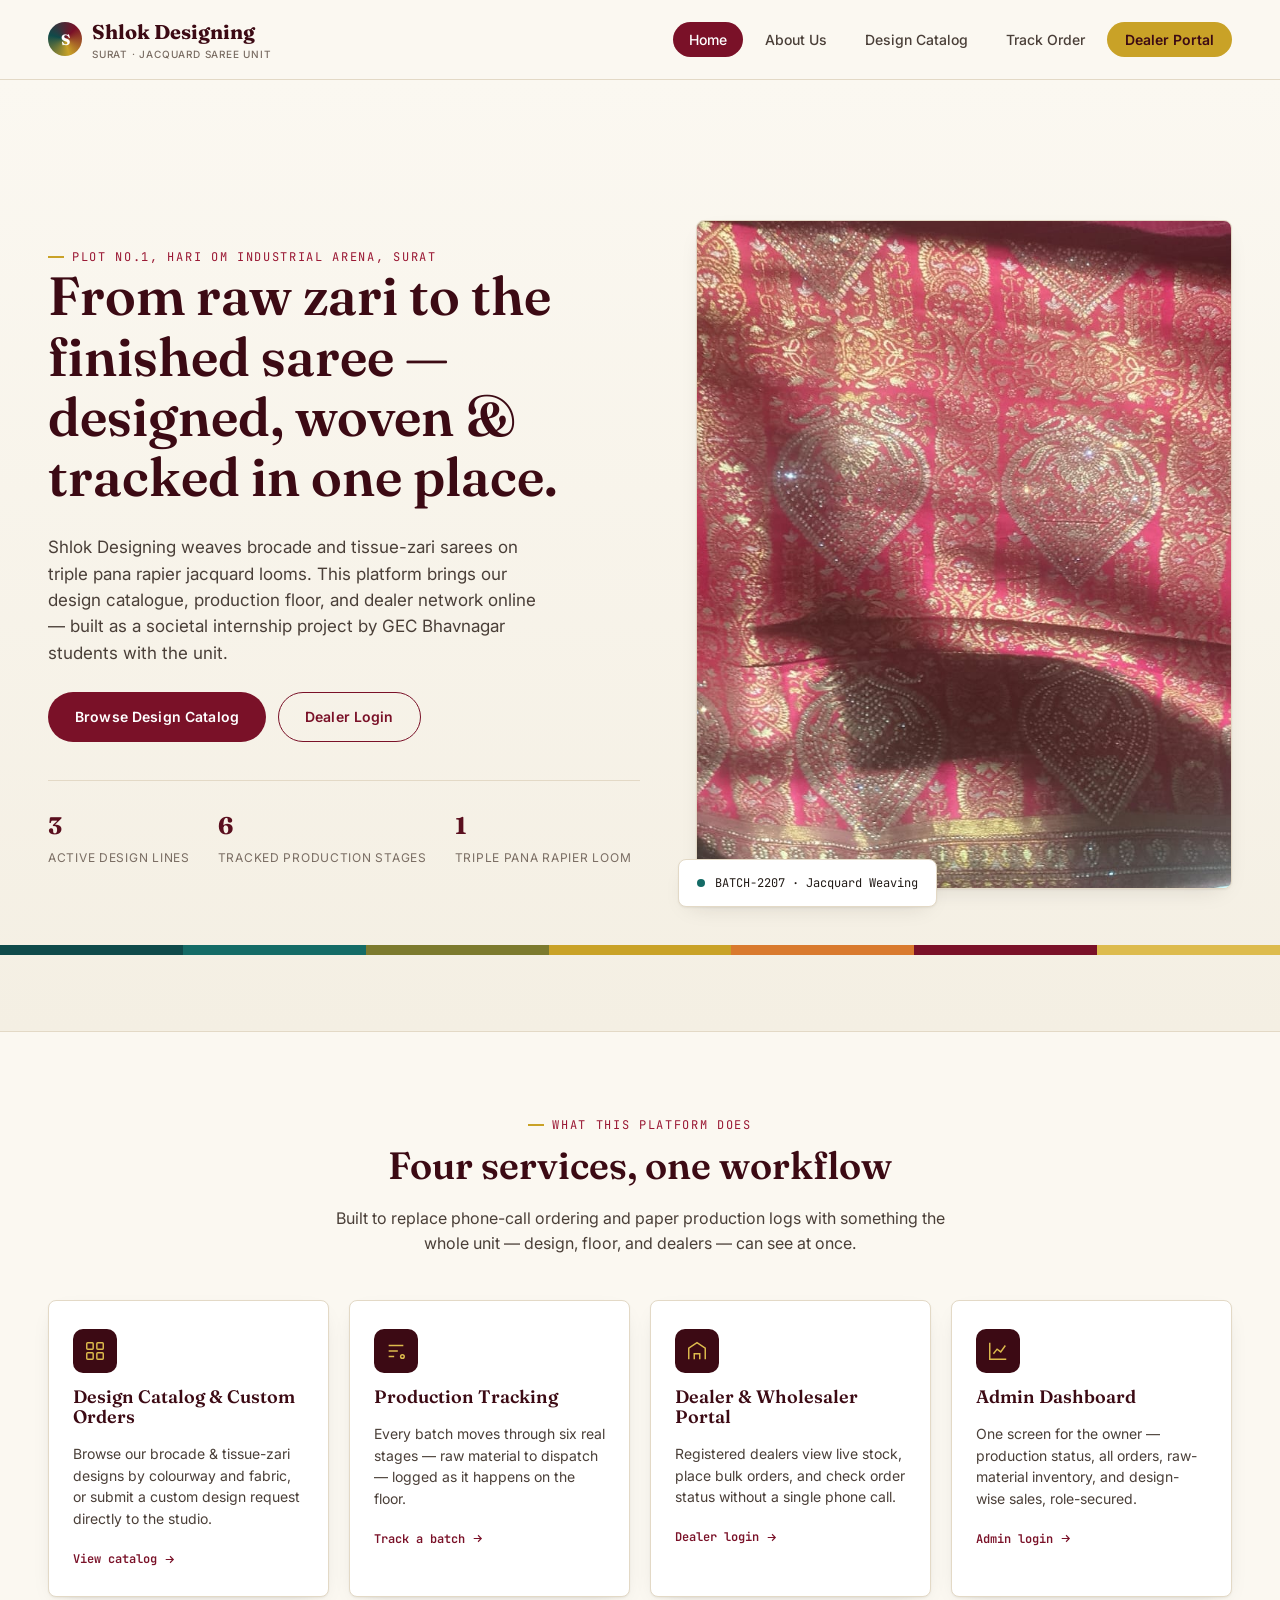
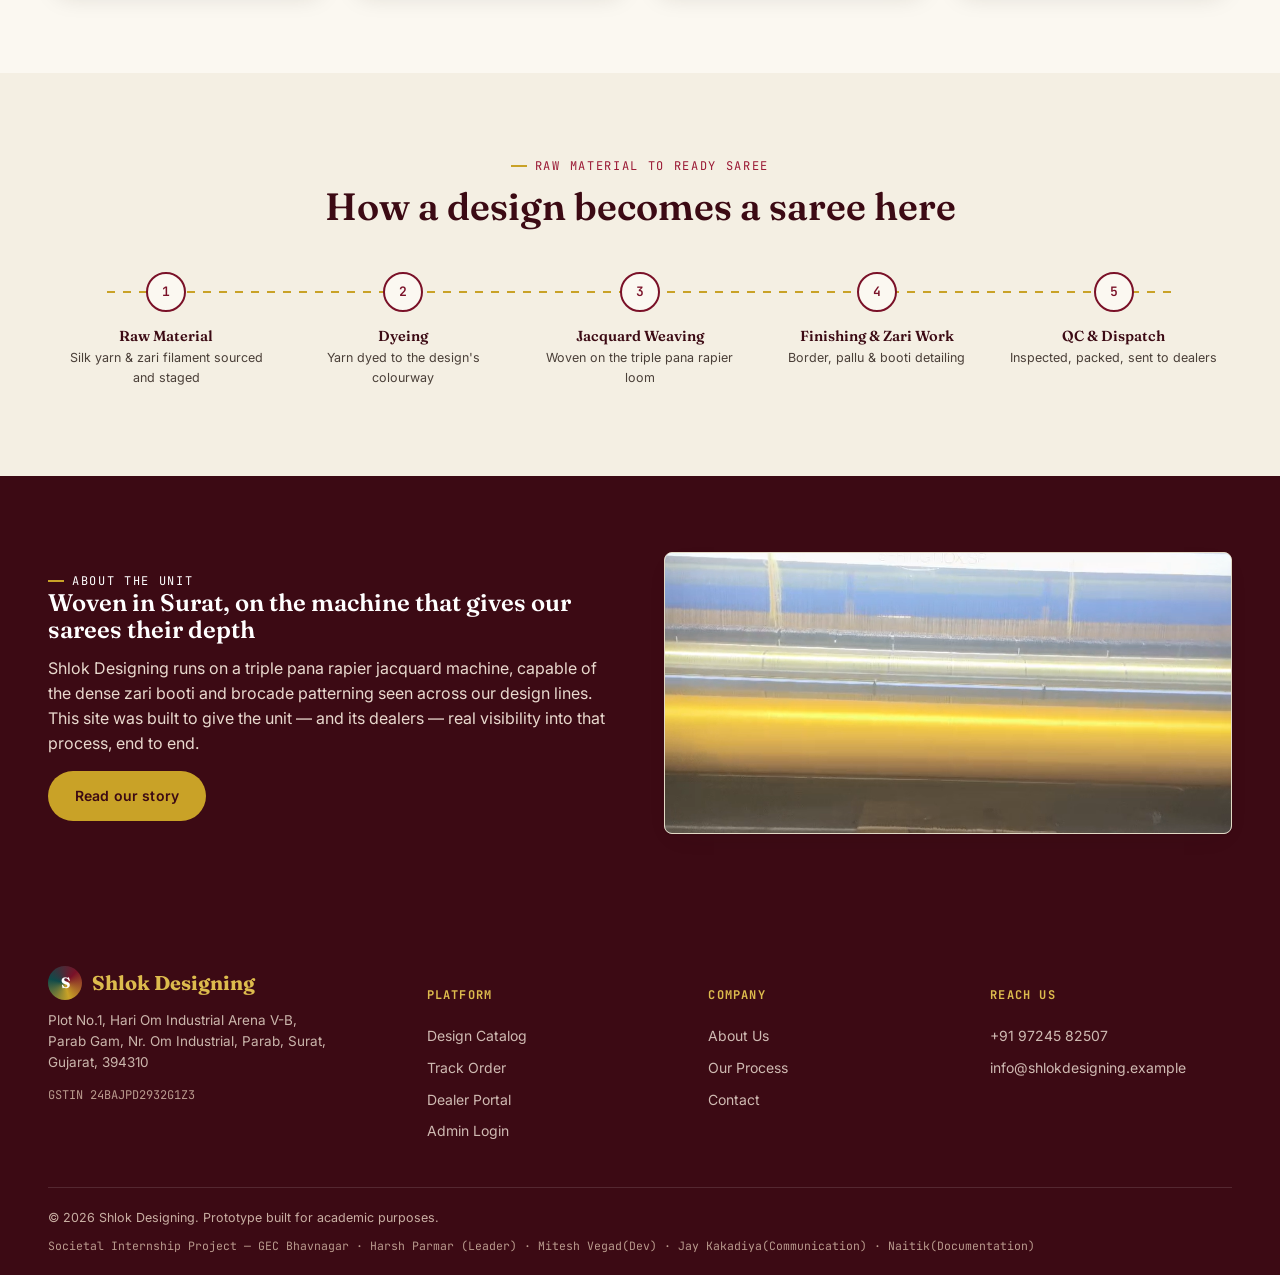
<file: index.html>
<!DOCTYPE html>
<html lang="en">
<head>
<meta charset="UTF-8">
<meta name="viewport" content="width=device-width, initial-scale=1.0">
<title>Shlok Designing — Jacquard Saree Design &amp; Production, Surat</title>
<meta name="description" content="Shlok Designing is a Surat-based saree design and jacquard weaving unit. Explore our design catalogue, track production, and manage dealer orders online.">
<link rel="stylesheet" href="css/style.css">
</head>
<body data-page="home">

<header class="site-header">
  <nav class="nav">
    <a href="index.html" class="brand">
      <span class="mark"></span>
      <span>Shlok Designing<small>Surat · Jacquard Saree Unit</small></span>
    </a>
    <ul class="nav-links">
      <li><a href="index.html" data-page="home">Home</a></li>
      <li><a href="about.html" data-page="about">About Us</a></li>
      <li><a href="catalog.html" data-page="catalog">Design Catalog</a></li>
      <li><a href="track-order.html" data-page="track">Track Order</a></li>
      <li><a href="dealer/login.html" class="nav-cta">Dealer Portal</a></li>
    </ul>
    <button class="nav-toggle" aria-label="Toggle menu"><span></span><span></span><span></span></button>
  </nav>
</header>

<section class="hero">
  <div class="hero-grid">
    <div class="hero-copy">
      <span class="eyebrow">Plot No.1, Hari Om Industrial Arena, Surat</span>
      <h1>From raw zari to the finished saree — designed, woven &amp; tracked in one place.</h1>
      <p class="lede">Shlok Designing weaves brocade and tissue-zari sarees on triple pana rapier jacquard looms. This platform brings our design catalogue, production floor, and dealer network online — built as a societal internship project by GEC Bhavnagar students with the unit.</p>
      <div class="hero-actions">
        <a href="catalog.html" class="btn btn-primary">Browse Design Catalog</a>
        <a href="dealer/login.html" class="btn btn-outline">Dealer Login</a>
      </div>
      <div class="hero-stats">
        <div><b>3</b><span>Active Design Lines</span></div>
        <div><b>6</b><span>Tracked Production Stages</span></div>
        <div><b>1</b><span>Triple Pana Rapier Loom</span></div>
      </div>
    </div>
    <div class="hero-media">
      <div class="frame"><img src="assets/img/saree-maroon-gold.jpg" alt="Zari brocade saree woven at Shlok Designing"></div>
      <div class="tag"><span class="dot"></span> BATCH-2207 · Jacquard Weaving</div>
    </div>
  </div>
  <div class="thread-strip" style="margin-top:56px;">
    <span class="c1"></span><span class="c2"></span><span class="c3"></span><span class="c4"></span><span class="c5"></span><span class="c6"></span><span class="c7"></span>
  </div>
</section>

<section>
  <div class="container">
    <div class="section-head center">
      <span class="eyebrow">What this platform does</span>
      <h2>Four services, one workflow</h2>
      <p>Built to replace phone-call ordering and paper production logs with something the whole unit — design, floor, and dealers — can see at once.</p>
    </div>
    <div class="services-grid">

      <div class="service-card">
        <span class="icon">
          <svg viewBox="0 0 24 24" fill="none" stroke="currentColor" stroke-width="1.6"><rect x="3" y="3" width="7" height="7" rx="1"/><rect x="14" y="3" width="7" height="7" rx="1"/><rect x="3" y="14" width="7" height="7" rx="1"/><rect x="14" y="14" width="7" height="7" rx="1"/></svg>
        </span>
        <h3>Design Catalog &amp; Custom Orders</h3>
        <p>Browse our brocade &amp; tissue-zari designs by colourway and fabric, or submit a custom design request directly to the studio.</p>
        <a href="catalog.html" class="link">View catalog
          <svg viewBox="0 0 24 24" fill="none" stroke="currentColor" stroke-width="2"><path d="M5 12h14M13 6l6 6-6 6"/></svg>
        </a>
      </div>

      <div class="service-card">
        <span class="icon">
          <svg viewBox="0 0 24 24" fill="none" stroke="currentColor" stroke-width="1.6"><path d="M4 6h16M4 12h10M4 18h6"/><circle cx="19" cy="18" r="2"/></svg>
        </span>
        <h3>Production Tracking</h3>
        <p>Every batch moves through six real stages — raw material to dispatch — logged as it happens on the floor.</p>
        <a href="track-order.html" class="link">Track a batch
          <svg viewBox="0 0 24 24" fill="none" stroke="currentColor" stroke-width="2"><path d="M5 12h14M13 6l6 6-6 6"/></svg>
        </a>
      </div>

      <div class="service-card">
        <span class="icon">
          <svg viewBox="0 0 24 24" fill="none" stroke="currentColor" stroke-width="1.6"><path d="M3 21V9l9-6 9 6v12"/><path d="M9 21v-6h6v6"/></svg>
        </span>
        <h3>Dealer &amp; Wholesaler Portal</h3>
        <p>Registered dealers view live stock, place bulk orders, and check order status without a single phone call.</p>
        <a href="dealer/login.html" class="link">Dealer login
          <svg viewBox="0 0 24 24" fill="none" stroke="currentColor" stroke-width="2"><path d="M5 12h14M13 6l6 6-6 6"/></svg>
        </a>
      </div>

      <div class="service-card">
        <span class="icon">
          <svg viewBox="0 0 24 24" fill="none" stroke="currentColor" stroke-width="1.6"><path d="M3 3v18h18"/><path d="M7 15l4-5 4 3 5-7"/></svg>
        </span>
        <h3>Admin Dashboard</h3>
        <p>One screen for the owner — production status, all orders, raw-material inventory, and design-wise sales, role-secured.</p>
        <a href="admin/login.html" class="link">Admin login
          <svg viewBox="0 0 24 24" fill="none" stroke="currentColor" stroke-width="2"><path d="M5 12h14M13 6l6 6-6 6"/></svg>
        </a>
      </div>

    </div>
  </div>
</section>

<section class="bg-ivory">
  <div class="container">
    <div class="section-head center">
      <span class="eyebrow">Raw material to ready saree</span>
      <h2>How a design becomes a saree here</h2>
    </div>
    <div class="process-rail">
      <div class="process-step"><div class="node">1</div><h4>Raw Material</h4><p>Silk yarn &amp; zari filament sourced and staged</p></div>
      <div class="process-step"><div class="node">2</div><h4>Dyeing</h4><p>Yarn dyed to the design's colourway</p></div>
      <div class="process-step"><div class="node">3</div><h4>Jacquard Weaving</h4><p>Woven on the triple pana rapier loom</p></div>
      <div class="process-step"><div class="node">4</div><h4>Finishing &amp; Zari Work</h4><p>Border, pallu &amp; booti detailing</p></div>
      <div class="process-step"><div class="node">5</div><h4>QC &amp; Dispatch</h4><p>Inspected, packed, sent to dealers</p></div>
    </div>
  </div>
</section>

<section class="bg-wine">
  <div class="container">
    <div style="display:grid;grid-template-columns:1fr 1fr;gap:48px;align-items:center;">
      <div>
        <span class="eyebrow">About the unit</span>
        <h2>Woven in Surat, on the machine that gives our sarees their depth</h2>
        <p>Shlok Designing runs on a triple pana rapier jacquard machine, capable of the dense zari booti and brocade patterning seen across our design lines. This site was built to give the unit — and its dealers — real visibility into that process, end to end.</p>
        <a href="about.html" class="btn btn-gold">Read our story</a>
      </div>
      <div class="card" style="overflow:hidden;border-radius:8px;">
        <img src="assets/img/jacquard-machine.png" alt="Triple pana rapier jacquard machine in operation at Shlok Designing" style="height:280px;width:100%;object-fit:cover;">
      </div>
    </div>
  </div>
</section>

<footer class="site-footer">
  <div class="container">
    <div class="footer-grid">
      <div class="footer-brand">
        <div class="brand" style="color:var(--gold-400);margin-bottom:10px;">
          <span class="mark"></span><span>Shlok Designing</span>
        </div>
        <p>Plot No.1, Hari Om Industrial Arena V-B, Parab Gam, Nr. Om Industrial, Parab, Surat, Gujarat, 394310</p>
        <p style="font-family:var(--font-mono);font-size:12px;color:#B99A8D;">GSTIN 24BAJPD2932G1Z3</p>
      </div>
      <div>
        <h5>Platform</h5>
        <a href="catalog.html">Design Catalog</a>
        <a href="track-order.html">Track Order</a>
        <a href="dealer/login.html">Dealer Portal</a>
        <a href="admin/login.html">Admin Login</a>
      </div>
      <div>
        <h5>Company</h5>
        <a href="about.html">About Us</a>
        <a href="about.html#process">Our Process</a>
        <a href="about.html#contact">Contact</a>
      </div>
      <div>
        <h5>Reach Us</h5>
        <a href="tel:+9197245 82507">+91 97245 82507</a>
        <a href="mailto:info@shlokdesigning.example">info@shlokdesigning.example</a>
      </div>
    </div>
    <div class="footer-bottom container">
      <span>© 2026 Shlok Designing. Prototype built for academic purposes.</span>
      <span class="footer-credit">
  Societal Internship Project — GEC Bhavnagar · Harsh Parmar (Leader) · Mitesh Vegad(Dev) · Jay Kakadiya(Communication) · Naitik(Documentation)
</span>
    </div>
  </div>
</footer>

<script src="js/main.js"></script>
</body>
</html>
</file>
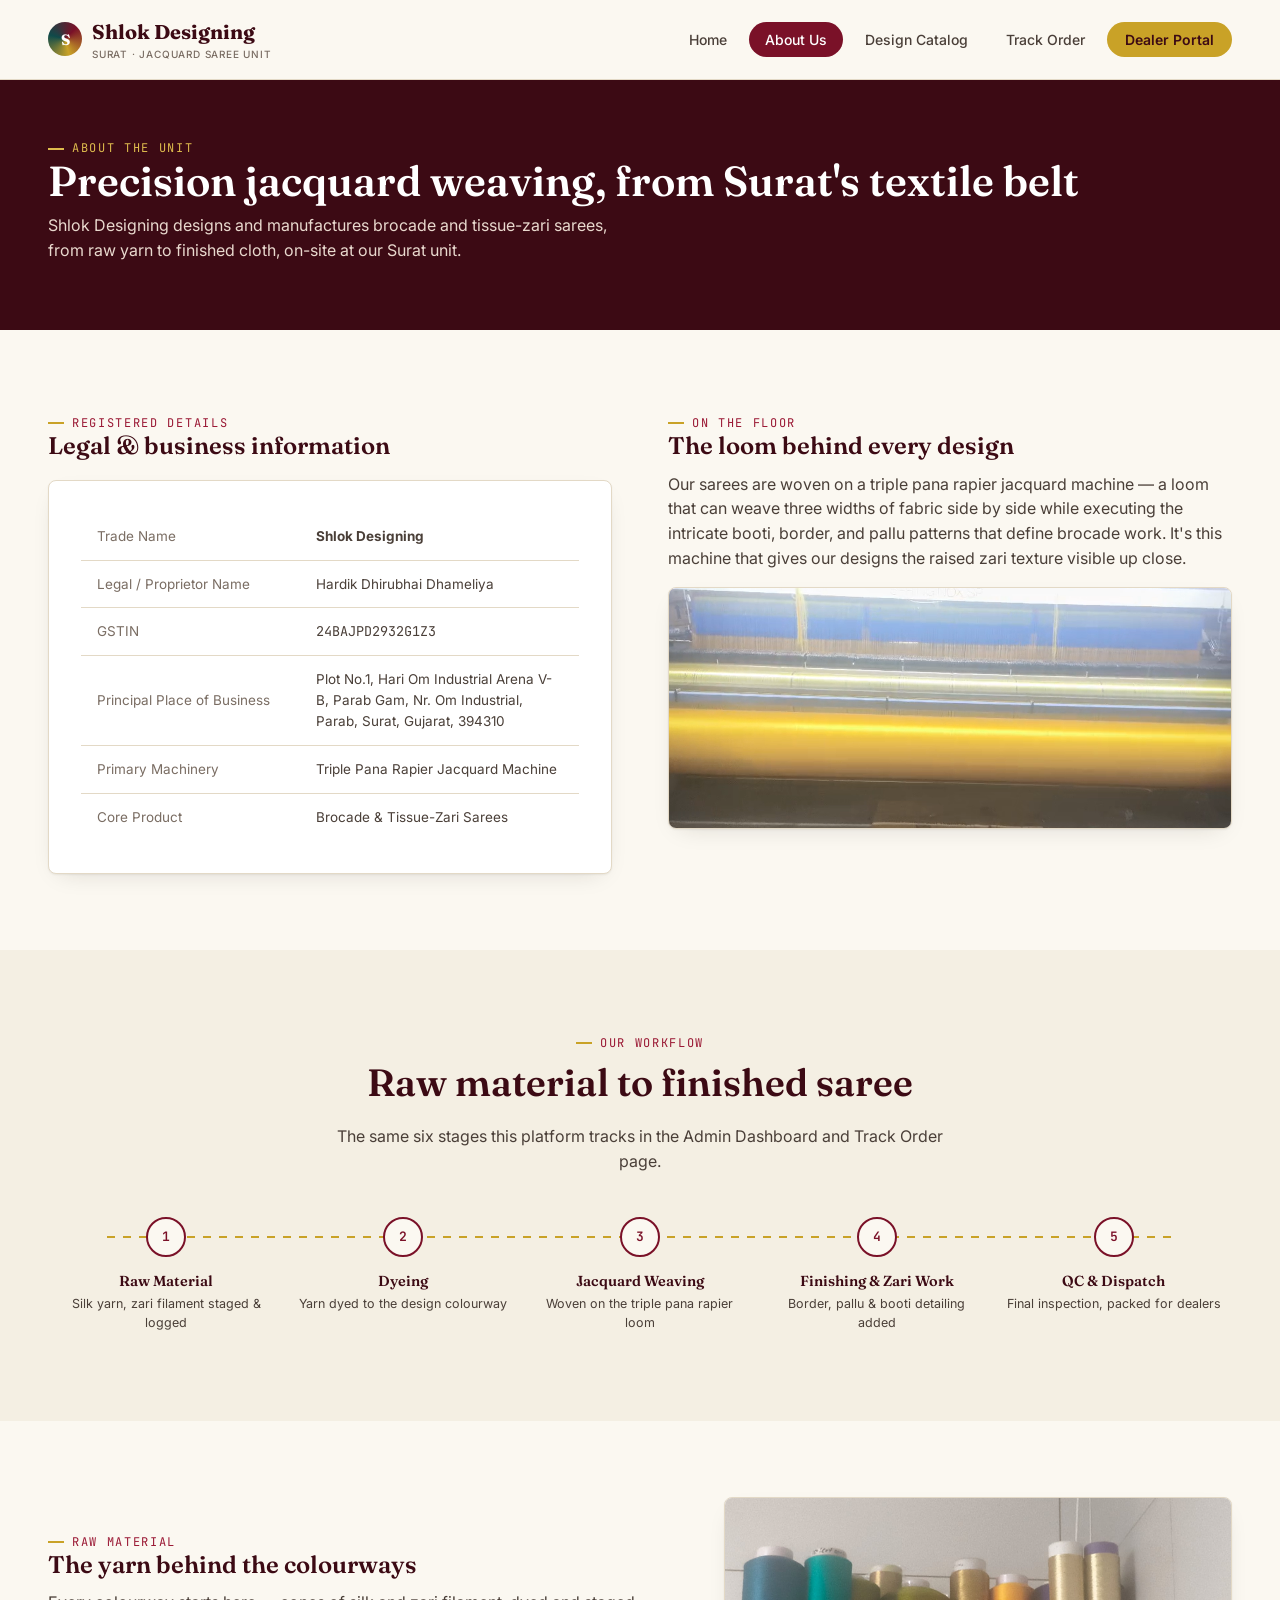
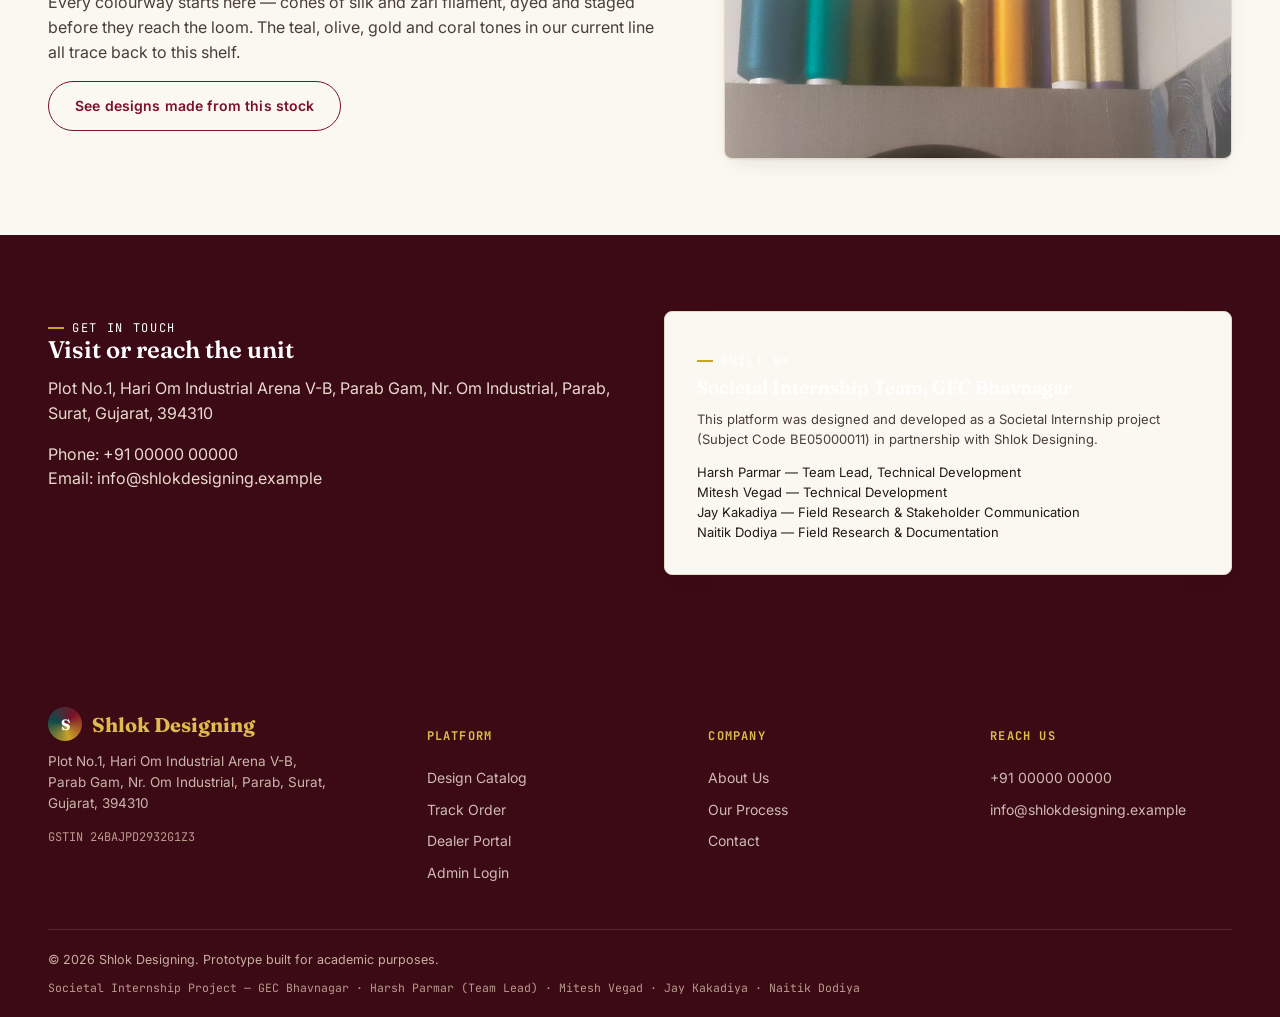
<file: about.html>
<!DOCTYPE html>
<html lang="en">
<head>
<meta charset="UTF-8">
<meta name="viewport" content="width=device-width, initial-scale=1.0">
<title>About Us — Shlok Designing</title>
<meta name="description" content="Shlok Designing is a saree design and jacquard weaving unit based in Surat, Gujarat, operated by Hardik Dhameliya.">
<link rel="stylesheet" href="css/style.css">
</head>
<body data-page="about">

<header class="site-header">
  <nav class="nav">
    <a href="index.html" class="brand">
      <span class="mark"></span>
      <span>Shlok Designing<small>Surat · Jacquard Saree Unit</small></span>
    </a>
    <ul class="nav-links">
      <li><a href="index.html" data-page="home">Home</a></li>
      <li><a href="about.html" data-page="about">About Us</a></li>
      <li><a href="catalog.html" data-page="catalog">Design Catalog</a></li>
      <li><a href="track-order.html" data-page="track">Track Order</a></li>
      <li><a href="dealer/login.html" class="nav-cta">Dealer Portal</a></li>
    </ul>
    <button class="nav-toggle" aria-label="Toggle menu"><span></span><span></span><span></span></button>
  </nav>
</header>

<div class="page-hero">
  <div class="container">
    <span class="eyebrow">About the unit</span>
    <h1>Precision jacquard weaving, from Surat's textile belt</h1>
    <p>Shlok Designing designs and manufactures brocade and tissue-zari sarees, from raw yarn to finished cloth, on-site at our Surat unit.</p>
  </div>
</div>

<section>
  <div class="container">
    <div style="display:grid;grid-template-columns:1fr 1fr;gap:56px;align-items:start;">
      <div>
        <span class="eyebrow">Registered details</span>
        <h2>Legal &amp; business information</h2>
        <div class="card pad-lg" style="margin-top:20px;">
          <table style="min-width:0;">
            <tbody>
              <tr><td class="text-muted" style="width:44%;">Trade Name</td><td><strong>Shlok Designing</strong></td></tr>
              <tr><td class="text-muted">Legal / Proprietor Name</td><td>Hardik Dhirubhai Dhameliya</td></tr>
              <tr><td class="text-muted">GSTIN</td><td class="mono">24BAJPD2932G1Z3</td></tr>
              <tr><td class="text-muted">Principal Place of Business</td><td>Plot No.1, Hari Om Industrial Arena V-B, Parab Gam, Nr. Om Industrial, Parab, Surat, Gujarat, 394310</td></tr>
              <tr><td class="text-muted">Primary Machinery</td><td>Triple Pana Rapier Jacquard Machine</td></tr>
              <tr><td class="text-muted">Core Product</td><td>Brocade &amp; Tissue-Zari Sarees</td></tr>
            </tbody>
          </table>
        </div>
      </div>
      <div>
        <span class="eyebrow">On the floor</span>
        <h2>The loom behind every design</h2>
        <p>Our sarees are woven on a triple pana rapier jacquard machine — a loom that can weave three widths of fabric side by side while executing the intricate booti, border, and pallu patterns that define brocade work. It's this machine that gives our designs the raised zari texture visible up close.</p>
        <div class="card" style="overflow:hidden;">
          <img src="assets/img/jacquard-machine.png" alt="Triple pana rapier jacquard machine weaving fabric" style="width:100%;height:240px;object-fit:cover;">
        </div>
      </div>
    </div>
  </div>
</section>

<section class="bg-ivory" id="process">
  <div class="container">
    <div class="section-head center">
      <span class="eyebrow">Our workflow</span>
      <h2>Raw material to finished saree</h2>
      <p>The same six stages this platform tracks in the Admin Dashboard and Track Order page.</p>
    </div>
    <div class="process-rail">
      <div class="process-step"><div class="node">1</div><h4>Raw Material</h4><p>Silk yarn, zari filament staged &amp; logged</p></div>
      <div class="process-step"><div class="node">2</div><h4>Dyeing</h4><p>Yarn dyed to the design colourway</p></div>
      <div class="process-step"><div class="node">3</div><h4>Jacquard Weaving</h4><p>Woven on the triple pana rapier loom</p></div>
      <div class="process-step"><div class="node">4</div><h4>Finishing &amp; Zari Work</h4><p>Border, pallu &amp; booti detailing added</p></div>
      <div class="process-step"><div class="node">5</div><h4>QC &amp; Dispatch</h4><p>Final inspection, packed for dealers</p></div>
    </div>
  </div>
</section>

<section>
  <div class="container">
    <div style="display:grid;grid-template-columns:1.1fr .9fr;gap:56px;align-items:center;">
      <div>
        <span class="eyebrow">Raw material</span>
        <h2>The yarn behind the colourways</h2>
        <p>Every colourway starts here — cones of silk and zari filament, dyed and staged before they reach the loom. The teal, olive, gold and coral tones in our current line all trace back to this shelf.</p>
        <a href="catalog.html" class="btn btn-outline">See designs made from this stock</a>
      </div>
      <div class="card" style="overflow:hidden;">
        <img src="assets/img/thread-spools.jpg" alt="Dyed silk and zari filament spools" style="width:100%;height:260px;object-fit:cover;">
      </div>
    </div>
  </div>
</section>

<section class="bg-wine" id="contact">
  <div class="container">
    <div style="display:grid;grid-template-columns:1fr 1fr;gap:48px;">
      <div>
        <span class="eyebrow">Get in touch</span>
        <h2>Visit or reach the unit</h2>
        <p>Plot No.1, Hari Om Industrial Arena V-B, Parab Gam, Nr. Om Industrial, Parab, Surat, Gujarat, 394310</p>
        <p>Phone: +91 00000 00000<br>Email: info@shlokdesigning.example</p>
      </div>
      <div class="card pad-lg" style="background:var(--ivory-50);">
        <span class="eyebrow">Built by</span>
        <h3 style="margin-top:8px;">Societal Internship Team, GEC Bhavnagar</h3>
        <p class="text-sm" style="color:var(--ink-700);">This platform was designed and developed as a Societal Internship project (Subject Code BE05000011) in partnership with Shlok Designing.</p>
        <ul style="margin-top:12px;">
          <li class="text-sm">Harsh Parmar  — Team Lead, Technical Development</li>
          <li class="text-sm">Mitesh Vegad  — Technical Development</li>
          <li class="text-sm">Jay  Kakadiya — Field Research &amp; Stakeholder Communication</li>
          <li class="text-sm">Naitik Dodiya — Field Research &amp; Documentation</li>
        </ul>
      </div>
    </div>
  </div>
</section>

<footer class="site-footer">
  <div class="container">
    <div class="footer-grid">
      <div class="footer-brand">
        <div class="brand" style="color:var(--gold-400);margin-bottom:10px;">
          <span class="mark"></span><span>Shlok Designing</span>
        </div>
        <p>Plot No.1, Hari Om Industrial Arena V-B, Parab Gam, Nr. Om Industrial, Parab, Surat, Gujarat, 394310</p>
        <p style="font-family:var(--font-mono);font-size:12px;color:#B99A8D;">GSTIN 24BAJPD2932G1Z3</p>
      </div>
      <div>
        <h5>Platform</h5>
        <a href="catalog.html">Design Catalog</a>
        <a href="track-order.html">Track Order</a>
        <a href="dealer/login.html">Dealer Portal</a>
        <a href="admin/login.html">Admin Login</a>
      </div>
      <div>
        <h5>Company</h5>
        <a href="about.html">About Us</a>
        <a href="about.html#process">Our Process</a>
        <a href="about.html#contact">Contact</a>
      </div>
      <div>
        <h5>Reach Us</h5>
        <a href="tel:+910000000000">+91 00000 00000</a>
        <a href="mailto:info@shlokdesigning.example">info@shlokdesigning.example</a>
      </div>
    </div>
    <div class="footer-bottom container">
      <span>© 2026 Shlok Designing. Prototype built for academic purposes.</span>
      <span class="footer-credit">Societal Internship Project — GEC Bhavnagar · Harsh Parmar (Team Lead) · Mitesh Vegad · Jay Kakadiya · Naitik Dodiya</span>
    </div>
  </div>
</footer>

<script src="js/main.js"></script>
</body>
</html>
</file>
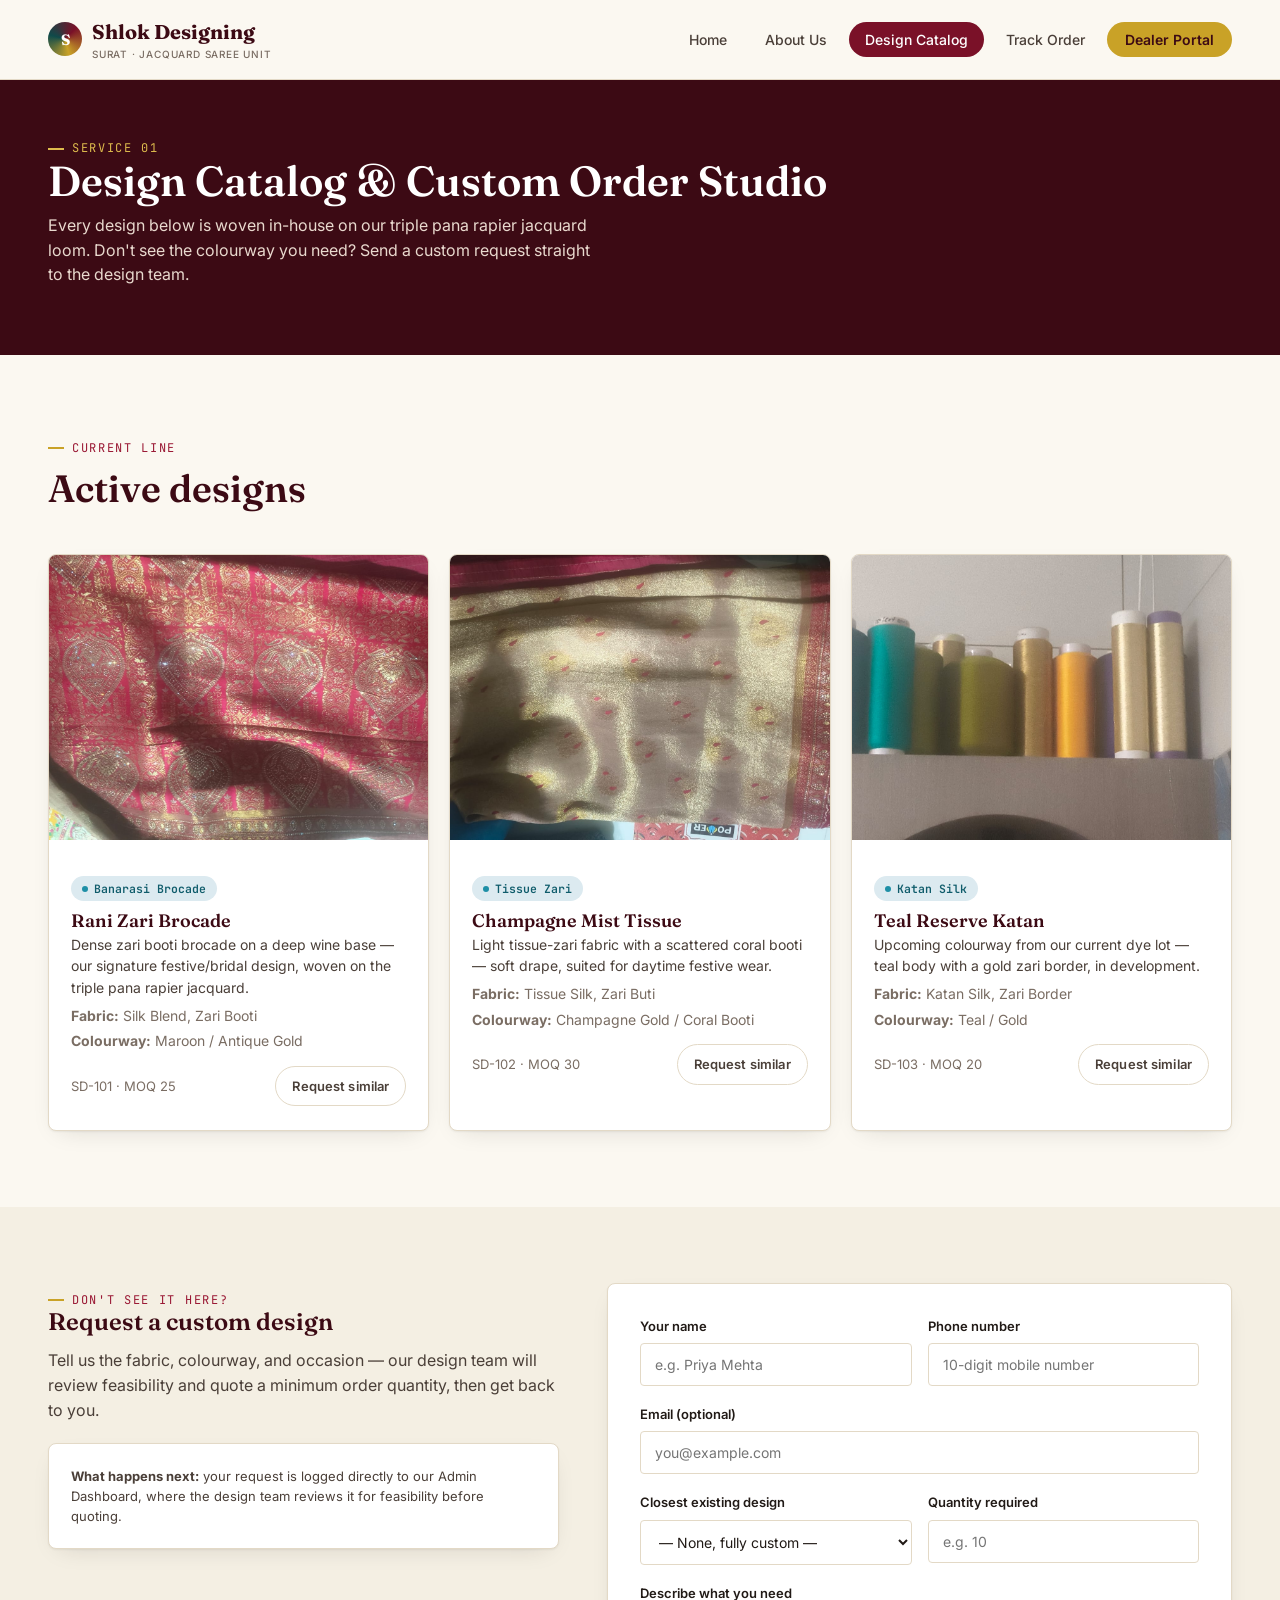
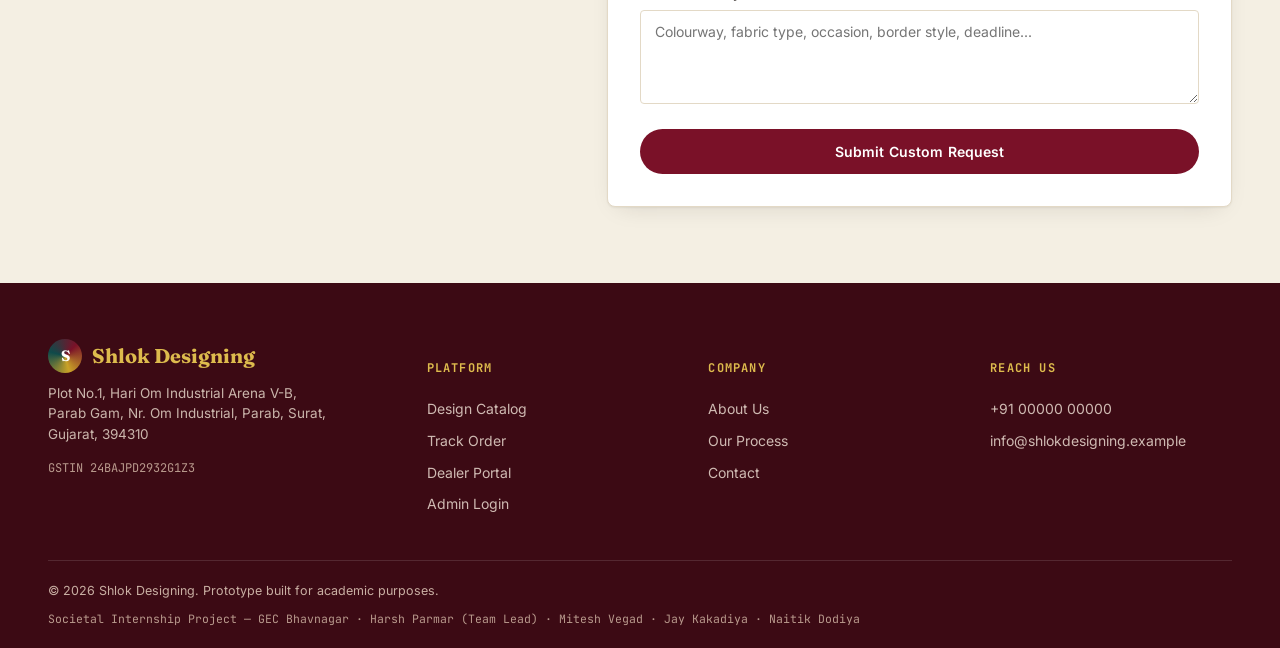
<file: catalog.html>
<!DOCTYPE html>
<html lang="en">
<head>
<meta charset="UTF-8">
<meta name="viewport" content="width=device-width, initial-scale=1.0">
<title>Design Catalog — Shlok Designing</title>
<meta name="description" content="Browse Shlok Designing's brocade and tissue-zari saree designs, or submit a custom design request.">
<link rel="stylesheet" href="css/style.css">
</head>
<body data-page="catalog">

<header class="site-header">
  <nav class="nav">
    <a href="index.html" class="brand">
      <span class="mark"></span>
      <span>Shlok Designing<small>Surat · Jacquard Saree Unit</small></span>
    </a>
    <ul class="nav-links">
      <li><a href="index.html" data-page="home">Home</a></li>
      <li><a href="about.html" data-page="about">About Us</a></li>
      <li><a href="catalog.html" data-page="catalog">Design Catalog</a></li>
      <li><a href="track-order.html" data-page="track">Track Order</a></li>
      <li><a href="dealer/login.html" class="nav-cta">Dealer Portal</a></li>
    </ul>
    <button class="nav-toggle" aria-label="Toggle menu"><span></span><span></span><span></span></button>
  </nav>
</header>

<div class="page-hero">
  <div class="container">
    <span class="eyebrow">Service 01</span>
    <h1>Design Catalog &amp; Custom Order Studio</h1>
    <p>Every design below is woven in-house on our triple pana rapier jacquard loom. Don't see the colourway you need? Send a custom request straight to the design team.</p>
  </div>
</div>

<section>
  <div class="container">
    <div class="section-head">
      <span class="eyebrow">Current line</span>
      <h2>Active designs</h2>
    </div>
    <div id="designGrid" class="services-grid" style="grid-template-columns:repeat(3,1fr);"></div>
  </div>
</section>

<section class="bg-ivory" id="custom-order">
  <div class="container">
    <div style="display:grid;grid-template-columns:.9fr 1.1fr;gap:48px;align-items:flex-start;">
      <div>
        <span class="eyebrow">Don't see it here?</span>
        <h2>Request a custom design</h2>
        <p>Tell us the fabric, colourway, and occasion — our design team will review feasibility and quote a minimum order quantity, then get back to you.</p>
        <div class="card pad-md" style="margin-top:20px;">
          <p class="text-sm mt-0" style="margin-bottom:0;"><strong>What happens next:</strong> your request is logged directly to our Admin Dashboard, where the design team reviews it for feasibility before quoting.</p>
        </div>
      </div>

      <form id="customOrderForm" class="card pad-lg">
        <div class="field-row">
          <div class="field">
            <label for="co-name">Your name</label>
            <input id="co-name" required placeholder="e.g. Priya Mehta">
          </div>
          <div class="field">
            <label for="co-phone">Phone number</label>
            <input id="co-phone" required placeholder="10-digit mobile number" pattern="[0-9]{10}">
          </div>
        </div>
        <div class="field">
          <label for="co-email">Email (optional)</label>
          <input id="co-email" type="email" placeholder="you@example.com">
        </div>
        <div class="field-row">
          <div class="field">
            <label for="co-ref">Closest existing design</label>
            <select id="co-ref"></select>
          </div>
          <div class="field">
            <label for="co-qty">Quantity required</label>
            <input id="co-qty" type="number" min="1" placeholder="e.g. 10">
          </div>
        </div>
        <div class="field">
          <label for="co-details">Describe what you need</label>
          <textarea id="co-details" rows="4" required placeholder="Colourway, fabric type, occasion, border style, deadline..."></textarea>
        </div>
        <button type="submit" class="btn btn-primary btn-block">Submit Custom Request</button>
      </form>
    </div>
  </div>
</section>

<footer class="site-footer">
  <div class="container">
    <div class="footer-grid">
      <div class="footer-brand">
        <div class="brand" style="color:var(--gold-400);margin-bottom:10px;">
          <span class="mark"></span><span>Shlok Designing</span>
        </div>
        <p>Plot No.1, Hari Om Industrial Arena V-B, Parab Gam, Nr. Om Industrial, Parab, Surat, Gujarat, 394310</p>
        <p style="font-family:var(--font-mono);font-size:12px;color:#B99A8D;">GSTIN 24BAJPD2932G1Z3</p>
      </div>
      <div>
        <h5>Platform</h5>
        <a href="catalog.html">Design Catalog</a>
        <a href="track-order.html">Track Order</a>
        <a href="dealer/login.html">Dealer Portal</a>
        <a href="admin/login.html">Admin Login</a>
      </div>
      <div>
        <h5>Company</h5>
        <a href="about.html">About Us</a>
        <a href="about.html#process">Our Process</a>
        <a href="about.html#contact">Contact</a>
      </div>
      <div>
        <h5>Reach Us</h5>
        <a href="tel:+910000000000">+91 00000 00000</a>
        <a href="mailto:info@shlokdesigning.example">info@shlokdesigning.example</a>
      </div>
    </div>
    <div class="footer-bottom container">
      <span>© 2026 Shlok Designing. Prototype built for academic purposes.</span>
      <span class="footer-credit">Societal Internship Project — GEC Bhavnagar · Harsh Parmar (Team Lead) · Mitesh Vegad · Jay Kakadiya · Naitik Dodiya</span>
    </div>
  </div>
</footer>

<script src="js/data.js"></script>
<script src="js/main.js"></script>
<script src="js/catalog.js"></script>
</body>
</html>
</file>
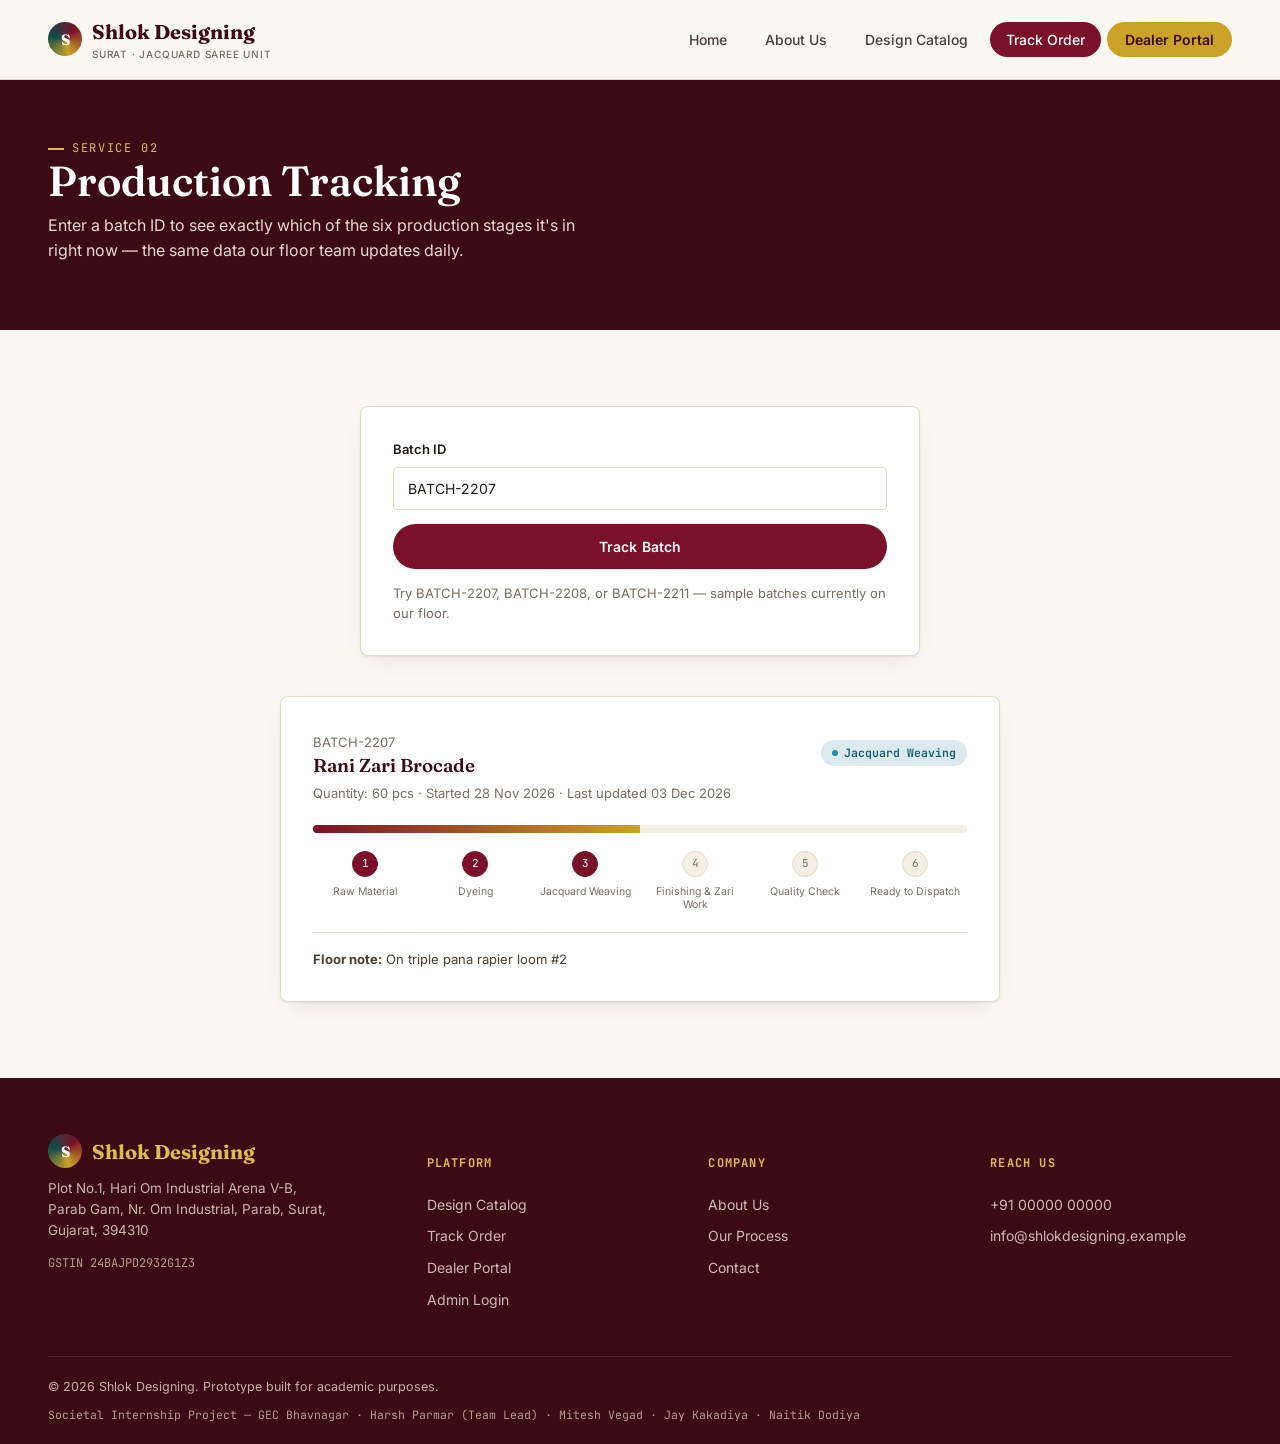
<file: track-order.html>
<!DOCTYPE html>
<html lang="en">
<head>
<meta charset="UTF-8">
<meta name="viewport" content="width=device-width, initial-scale=1.0">
<title>Track Order — Shlok Designing</title>
<meta name="description" content="Track the live production stage of your Shlok Designing order.">
<link rel="stylesheet" href="css/style.css">
</head>
<body data-page="track">

<header class="site-header">
  <nav class="nav">
    <a href="index.html" class="brand">
      <span class="mark"></span>
      <span>Shlok Designing<small>Surat · Jacquard Saree Unit</small></span>
    </a>
    <ul class="nav-links">
      <li><a href="index.html" data-page="home">Home</a></li>
      <li><a href="about.html" data-page="about">About Us</a></li>
      <li><a href="catalog.html" data-page="catalog">Design Catalog</a></li>
      <li><a href="track-order.html" data-page="track">Track Order</a></li>
      <li><a href="dealer/login.html" class="nav-cta">Dealer Portal</a></li>
    </ul>
    <button class="nav-toggle" aria-label="Toggle menu"><span></span><span></span><span></span></button>
  </nav>
</header>

<div class="page-hero">
  <div class="container">
    <span class="eyebrow">Service 02</span>
    <h1>Production Tracking</h1>
    <p>Enter a batch ID to see exactly which of the six production stages it's in right now — the same data our floor team updates daily.</p>
  </div>
</div>

<section>
  <div class="container">
    <div class="card pad-lg" style="max-width:560px;margin:0 auto 40px;">
      <div class="field" style="margin-bottom:14px;">
        <label for="batchInput">Batch ID</label>
        <input id="batchInput" placeholder="e.g. BATCH-2207" value="BATCH-2207">
      </div>
      <button id="trackBtn" class="btn btn-primary btn-block">Track Batch</button>
      <p class="text-sm text-muted" style="margin-top:14px;margin-bottom:0;">Try <span class="mono">BATCH-2207</span>, <span class="mono">BATCH-2208</span>, or <span class="mono">BATCH-2211</span> — sample batches currently on our floor.</p>
    </div>

    <div id="result"></div>
  </div>
</section>

<footer class="site-footer">
  <div class="container">
    <div class="footer-grid">
      <div class="footer-brand">
        <div class="brand" style="color:var(--gold-400);margin-bottom:10px;">
          <span class="mark"></span><span>Shlok Designing</span>
        </div>
        <p>Plot No.1, Hari Om Industrial Arena V-B, Parab Gam, Nr. Om Industrial, Parab, Surat, Gujarat, 394310</p>
        <p style="font-family:var(--font-mono);font-size:12px;color:#B99A8D;">GSTIN 24BAJPD2932G1Z3</p>
      </div>
      <div>
        <h5>Platform</h5>
        <a href="catalog.html">Design Catalog</a>
        <a href="track-order.html">Track Order</a>
        <a href="dealer/login.html">Dealer Portal</a>
        <a href="admin/login.html">Admin Login</a>
      </div>
      <div>
        <h5>Company</h5>
        <a href="about.html">About Us</a>
        <a href="about.html#process">Our Process</a>
        <a href="about.html#contact">Contact</a>
      </div>
      <div>
        <h5>Reach Us</h5>
        <a href="tel:+910000000000">+91 00000 00000</a>
        <a href="mailto:info@shlokdesigning.example">info@shlokdesigning.example</a>
      </div>
    </div>
    <div class="footer-bottom container">
      <span>© 2026 Shlok Designing. Prototype built for academic purposes.</span>
      <span class="footer-credit">Societal Internship Project — GEC Bhavnagar · Harsh Parmar (Team Lead) · Mitesh Vegad · Jay Kakadiya · Naitik Dodiya</span>
    </div>
  </div>
</footer>

<script src="js/data.js"></script>
<script src="js/main.js"></script>
<script src="js/track.js"></script>
</body>
</html>
</file>
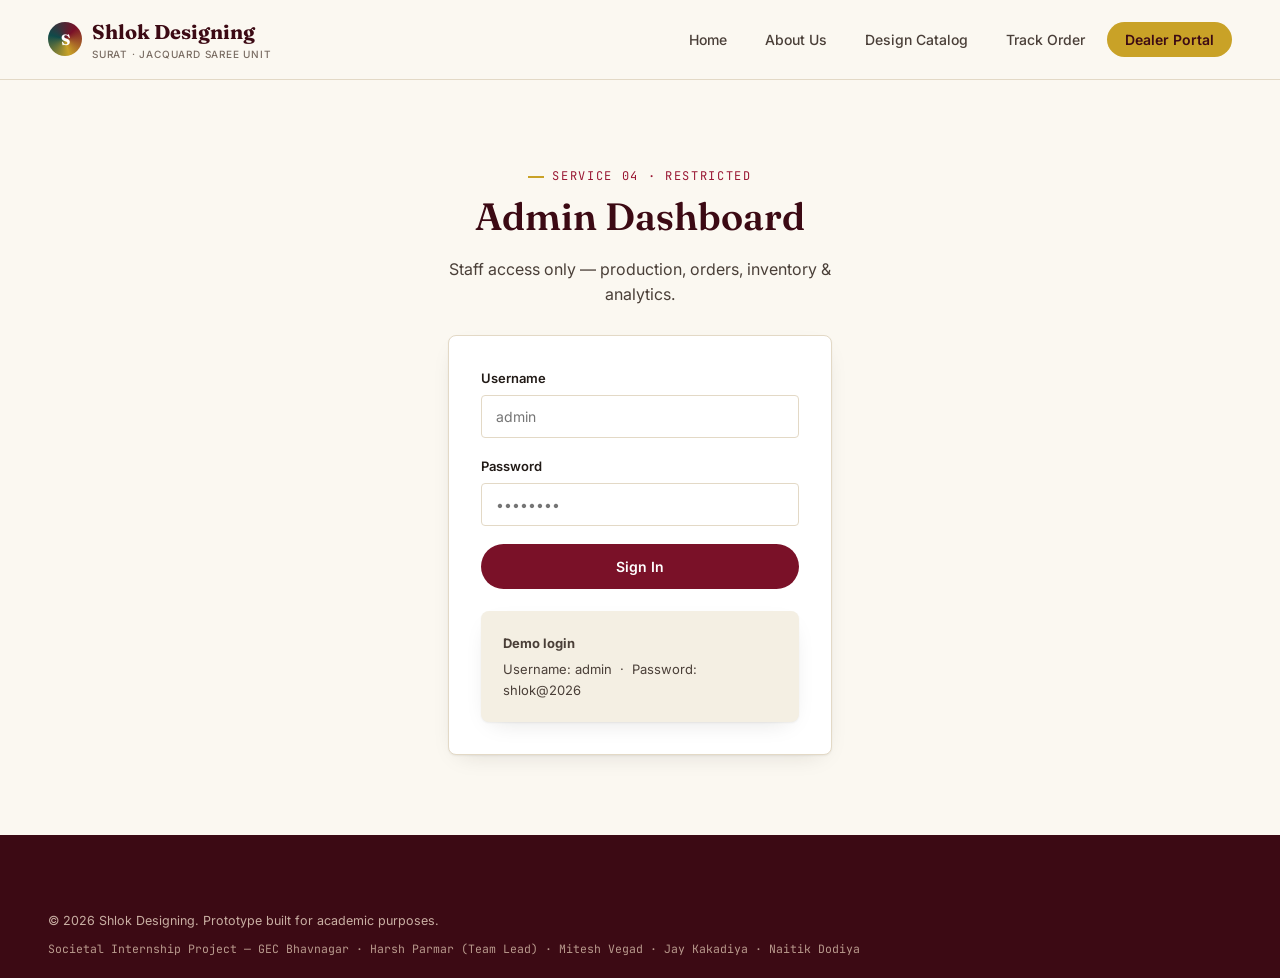
<file: admin/dashboard.html>
<!DOCTYPE html>
<html lang="en">
<head>
<meta charset="UTF-8">
<meta name="viewport" content="width=device-width, initial-scale=1.0">
<title>Admin Dashboard — Shlok Designing</title>
<link rel="stylesheet" href="../css/style.css">
<style>
  .admin-shell{display:grid;grid-template-columns:220px 1fr;min-height:calc(100vh - 65px);}
  .admin-side{background:var(--wine-900);padding:28px 16px;}
  .admin-side button{
    display:flex;align-items:center;gap:10px;width:100%;text-align:left;
    padding:11px 14px;border-radius:8px;border:0;background:transparent;color:#E9D9CE;
    font-size:14px;font-weight:500;margin-bottom:4px;
  }
  .admin-side button.active{background:rgba(255,255,255,.1);color:#fff;}
  .admin-side button:hover{background:rgba(255,255,255,.06);}
  .admin-main{padding:34px 36px;background:var(--ivory-50);}
  .tab-panel{display:none;}
  .tab-panel.active{display:block;}
  .subhead{display:flex;justify-content:space-between;align-items:flex-end;margin-bottom:22px;flex-wrap:wrap;gap:10px;}
  .subhead h2{margin-bottom:4px;font-size:24px;}
  select.status-select{padding:7px 10px;font-size:12.5px;border-radius:6px;border:1px solid var(--line);font-family:var(--font-mono);}
  .chart-row{display:flex;align-items:flex-end;gap:14px;height:180px;padding:10px 4px 0;}
  .chart-bar{flex:1;display:flex;flex-direction:column;align-items:center;justify-content:flex-end;gap:8px;}
  .chart-bar .bar{width:100%;background:linear-gradient(180deg,var(--gold-500),var(--wine-700));border-radius:5px 5px 0 0;min-height:4px;}
  .chart-bar span{font-size:11px;color:var(--ink-500);text-align:center;}
  @media (max-width:820px){
    .admin-shell{grid-template-columns:1fr;}
    .admin-side{display:flex;overflow-x:auto;padding:14px;gap:4px;}
    .admin-side button{white-space:nowrap;width:auto;margin-bottom:0;}
    .admin-main{padding:24px 18px;}
  }
</style>
</head>
<body data-page="admin">

<header class="site-header">
  <nav class="nav">
    <a href="../index.html" class="brand">
      <span class="mark"></span>
      <span>Shlok Designing<small>Admin Dashboard</small></span>
    </a>
    <ul class="nav-links">
      <li><span class="mono text-sm" style="padding:9px 10px;color:var(--ink-500);">Signed in as Admin</span></li>
      <li><a href="#" id="logoutBtn" class="nav-cta">Log Out</a></li>
    </ul>
    <button class="nav-toggle" aria-label="Toggle menu"><span></span><span></span><span></span></button>
  </nav>
</header>

<div class="admin-shell">
  <aside class="admin-side">
    <button data-tab="overview" class="active">Overview</button>
    <button data-tab="production">Production Tracking</button>
    <button data-tab="orders">Orders</button>
    <button data-tab="inventory">Inventory</button>
    <button data-tab="custom">Custom Requests</button>
  </aside>

  <main class="admin-main">

    <section id="tab-overview" class="tab-panel active">
      <div class="subhead"><div><span class="eyebrow">Overview</span><h2>Unit at a glance</h2></div></div>
      <div class="stats-row" id="statTiles" style="margin-bottom:32px;"></div>
      <div class="card pad-lg">
        <h3 style="font-size:16px;margin-bottom:2px;">Units in production by design</h3>
        <p class="text-sm text-muted" style="margin-bottom:0;">Across all active batches</p>
        <div class="chart-row" id="chart"></div>
      </div>
    </section>

    <section id="tab-production" class="tab-panel">
      <div class="subhead">
        <div><span class="eyebrow">Production Tracking</span><h2>Batches on the floor</h2></div>
      </div>
      <div class="table-wrap">
        <table>
          <thead>
            <tr><th>Batch</th><th>Design</th><th>Qty</th><th>Stage</th><th>Updated</th><th>Notes</th></tr>
          </thead>
          <tbody id="productionTableBody"></tbody>
        </table>
      </div>
    </section>

    <section id="tab-orders" class="tab-panel">
      <div class="subhead">
        <div><span class="eyebrow">Orders</span><h2>Dealer orders</h2></div>
      </div>
      <div class="table-wrap">
        <table>
          <thead>
            <tr><th>Order</th><th>Dealer</th><th>Design</th><th>Qty</th><th>Placed</th><th>Status</th></tr>
          </thead>
          <tbody id="ordersTableBody"></tbody>
        </table>
      </div>
    </section>

    <section id="tab-inventory" class="tab-panel">
      <div class="subhead">
        <div><span class="eyebrow">Inventory</span><h2>Raw material stock</h2></div>
      </div>
      <div class="table-wrap">
        <table>
          <thead>
            <tr><th>Material</th><th>Stock</th><th>Reorder Level</th><th>Status</th></tr>
          </thead>
          <tbody id="inventoryTableBody"></tbody>
        </table>
      </div>
    </section>

    <section id="tab-custom" class="tab-panel">
      <div class="subhead">
        <div><span class="eyebrow">Custom Requests</span><h2>From the catalog page</h2></div>
      </div>
      <div class="table-wrap">
        <table>
          <thead>
            <tr><th>Ref</th><th>Name</th><th>Phone</th><th>Reference Design</th><th>Qty</th><th>Details</th><th>Status</th></tr>
          </thead>
          <tbody id="customTableBody"></tbody>
        </table>
      </div>
    </section>

  </main>
</div>

<script src="../js/data.js"></script>
<script src="../js/main.js"></script>
<script src="../js/admin.js"></script>
</body>
</html>
</file>
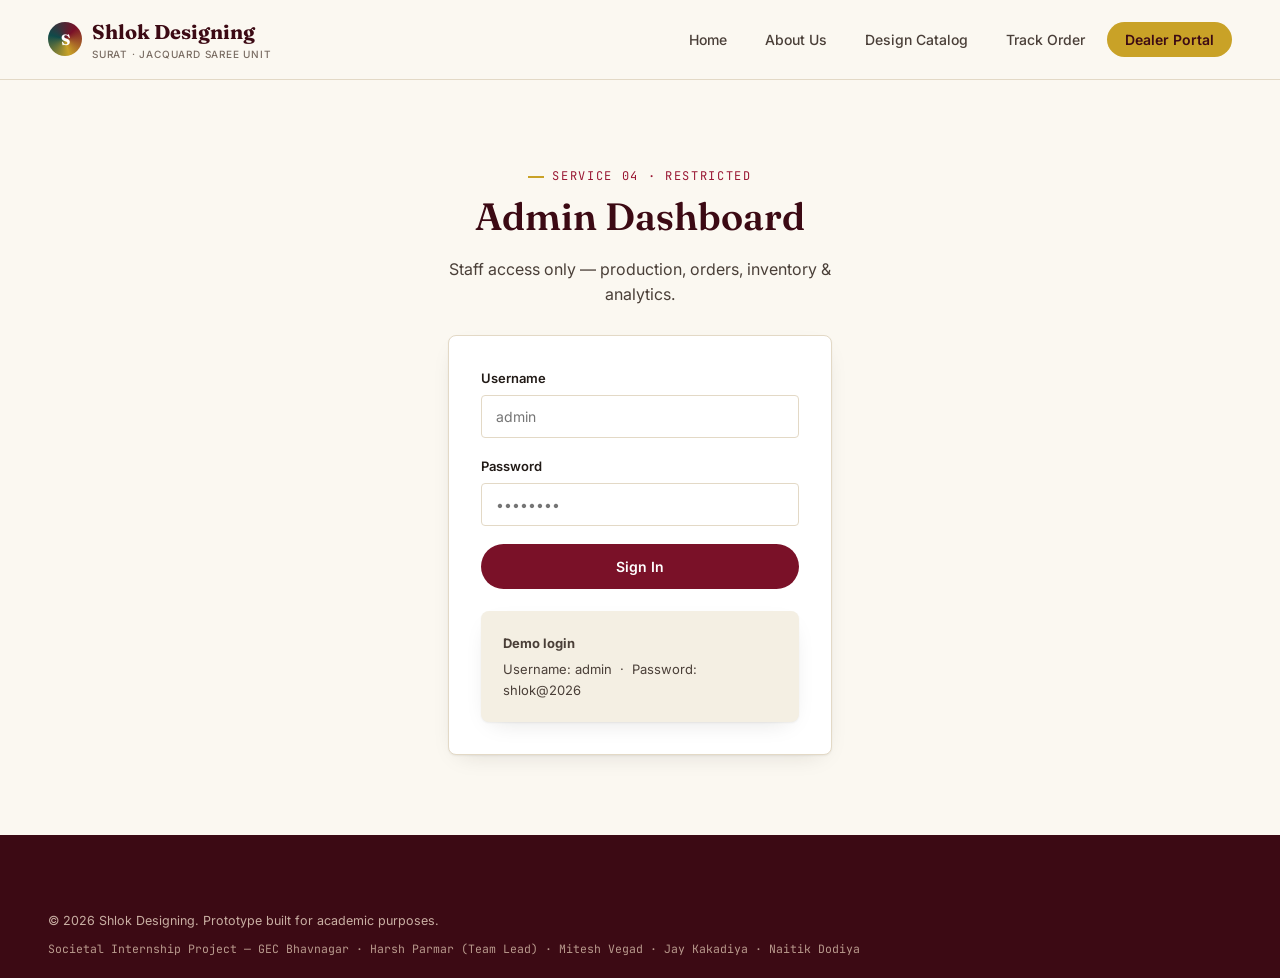
<file: admin/login.html>
<!DOCTYPE html>
<html lang="en">
<head>
<meta charset="UTF-8">
<meta name="viewport" content="width=device-width, initial-scale=1.0">
<title>Admin Login — Shlok Designing</title>
<link rel="stylesheet" href="../css/style.css">
</head>
<body data-page="admin">

<header class="site-header">
  <nav class="nav">
    <a href="../index.html" class="brand">
      <span class="mark"></span>
      <span>Shlok Designing<small>Surat · Jacquard Saree Unit</small></span>
    </a>
    <ul class="nav-links">
      <li><a href="../index.html" data-page="home">Home</a></li>
      <li><a href="../about.html" data-page="about">About Us</a></li>
      <li><a href="../catalog.html" data-page="catalog">Design Catalog</a></li>
      <li><a href="../track-order.html" data-page="track">Track Order</a></li>
      <li><a href="../dealer/login.html" class="nav-cta">Dealer Portal</a></li>
    </ul>
    <button class="nav-toggle" aria-label="Toggle menu"><span></span><span></span><span></span></button>
  </nav>
</header>

<section style="padding:80px 0;min-height:60vh;display:flex;align-items:center;">
  <div class="container" style="max-width:440px;">
    <div class="section-head center" style="margin-bottom:28px;">
      <span class="eyebrow">Service 04 · Restricted</span>
      <h2>Admin Dashboard</h2>
      <p>Staff access only — production, orders, inventory &amp; analytics.</p>
    </div>

    <form id="adminLoginForm" class="card pad-lg">
      <div class="field">
        <label for="username">Username</label>
        <input id="username" required placeholder="admin">
      </div>
      <div class="field">
        <label for="password">Password</label>
        <input id="password" type="password" required placeholder="••••••••">
      </div>
      <button type="submit" class="btn btn-primary btn-block">Sign In</button>
      <p id="loginError" class="text-sm" style="color:var(--wine-700);margin-top:12px;margin-bottom:0;display:none;">Incorrect username or password.</p>
      <div class="card pad-md" style="margin-top:22px;background:var(--ivory-100);border:none;">
        <p class="text-sm mono" style="margin-bottom:6px;"><strong>Demo login</strong></p>
        <p class="text-sm mono" style="margin-bottom:0;">Username: admin &nbsp;·&nbsp; Password: shlok@2026</p>
      </div>
    </form>
  </div>
</section>

<footer class="site-footer">
  <div class="container">
    <div class="footer-bottom container" style="border-top:none;">
      <span>© 2026 Shlok Designing. Prototype built for academic purposes.</span>
      <span class="footer-credit">Societal Internship Project — GEC Bhavnagar · Harsh Parmar (Team Lead) · Mitesh Vegad · Jay Kakadiya · Naitik Dodiya</span>
    </div>
  </div>
</footer>

<script src="../js/data.js"></script>
<script src="../js/main.js"></script>
<script>
const ADMIN_USER = 'admin';
const ADMIN_PASS = 'shlok@2026';

document.getElementById('adminLoginForm').addEventListener('submit', function (e) {
  e.preventDefault();
  const u = document.getElementById('username').value.trim();
  const p = document.getElementById('password').value;
  if (u === ADMIN_USER && p === ADMIN_PASS) {
    DB.setAdminSession();
    window.location.href = 'dashboard.html';
  } else {
    document.getElementById('loginError').style.display = 'block';
  }
});
</script>
</body>
</html>
</file>
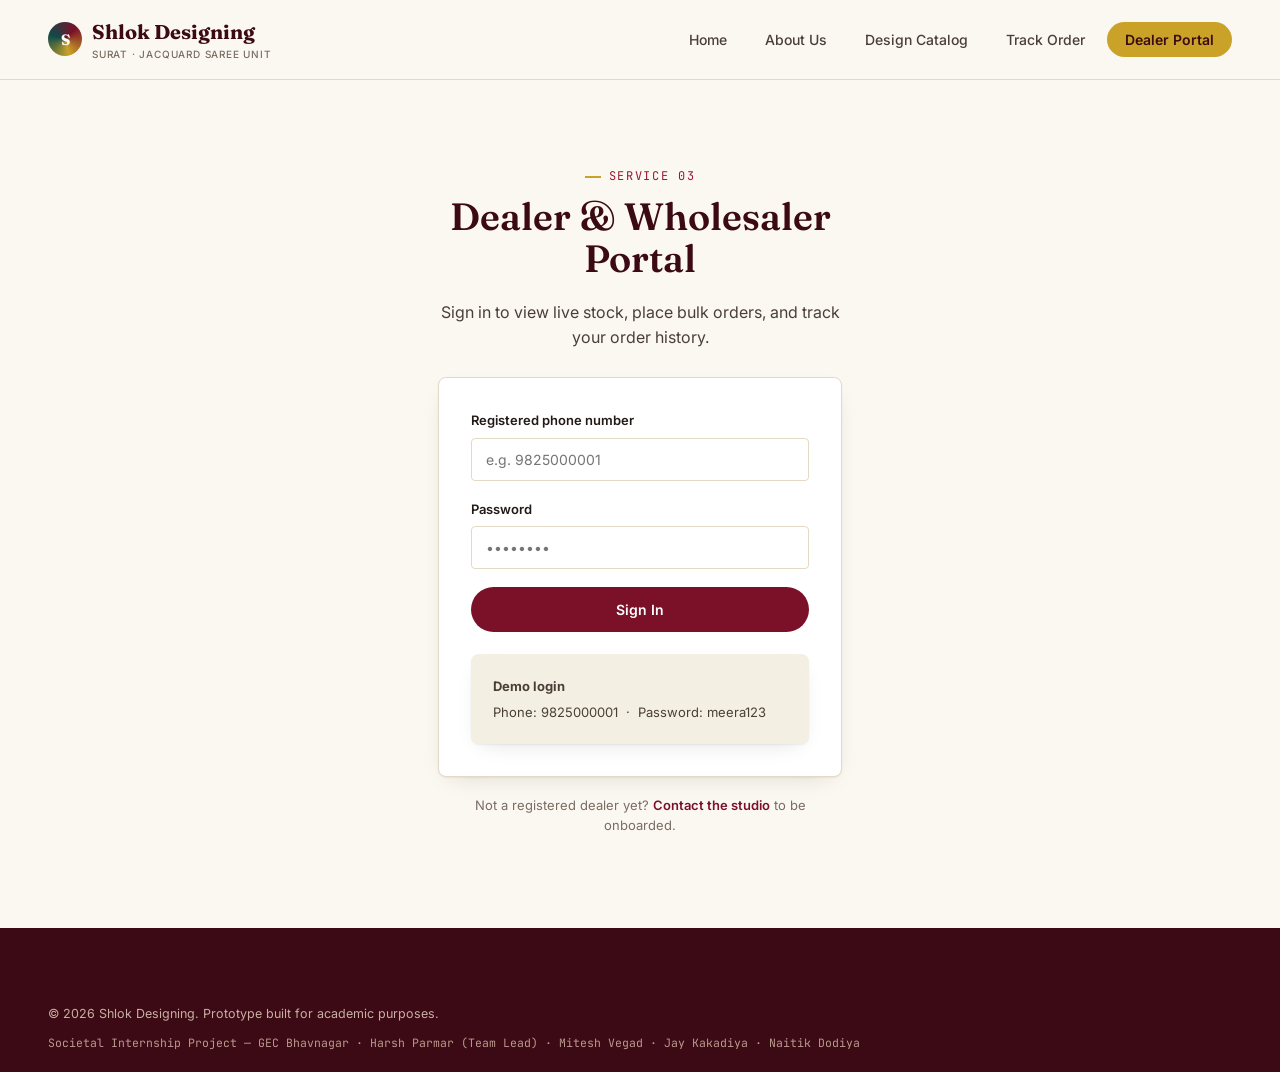
<file: dealer/dashboard.html>
<!DOCTYPE html>
<html lang="en">
<head>
<meta charset="UTF-8">
<meta name="viewport" content="width=device-width, initial-scale=1.0">
<title>Dealer Dashboard — Shlok Designing</title>
<link rel="stylesheet" href="../css/style.css">
</head>
<body data-page="dealer">

<header class="site-header">
  <nav class="nav">
    <a href="../index.html" class="brand">
      <span class="mark"></span>
      <span>Shlok Designing<small>Dealer Portal</small></span>
    </a>
    <ul class="nav-links">
      <li><span id="dealerName" class="mono text-sm" style="padding:9px 10px;color:var(--ink-500);"></span></li>
      <li><a href="#" id="logoutBtn" class="nav-cta">Log Out</a></li>
    </ul>
    <button class="nav-toggle" aria-label="Toggle menu"><span></span><span></span><span></span></button>
  </nav>
</header>

<div class="page-hero" style="padding:36px 0;">
  <div class="container">
    <span class="eyebrow">Dealer Portal</span>
    <h1 id="welcomeHeading" style="font-size:28px;">Welcome back</h1>
    <p>View current stock, place a bulk order, and track everything you've ordered from Shlok Designing.</p>
  </div>
</div>

<section style="padding-top:44px;">
  <div class="container">
    <div class="section-head">
      <span class="eyebrow">Live catalog stock</span>
      <h2>Place a bulk order</h2>
    </div>

    <div id="stockGrid" class="services-grid" style="grid-template-columns:repeat(3,1fr);margin-bottom:20px;"></div>

    <form id="orderForm" class="card pad-lg" style="max-width:640px;">
      <h3 style="margin-bottom:18px;">Order form</h3>
      <div class="field">
        <label for="designSelect">Design</label>
        <select id="designSelect"></select>
      </div>
      <div class="field">
        <label for="qtyInput">Quantity (pieces)</label>
        <input id="qtyInput" type="number" min="1" required placeholder="e.g. 20">
      </div>
      <button type="submit" class="btn btn-primary">Place Order</button>
    </form>
  </div>
</section>

<section class="bg-ivory">
  <div class="container">
    <div class="section-head">
      <span class="eyebrow">Your history</span>
      <h2>Order status</h2>
    </div>
    <div class="table-wrap">
      <table>
        <thead>
          <tr><th>Order ID</th><th>Design</th><th>Qty</th><th>Placed</th><th>Status</th></tr>
        </thead>
        <tbody id="ordersTableBody"></tbody>
      </table>
    </div>
  </div>
</section>

<footer class="site-footer">
  <div class="container">
    <div class="footer-bottom container" style="border-top:none;">
      <span>© 2026 Shlok Designing. Prototype built for academic purposes.</span>
      <span class="footer-credit">Societal Internship Project — GEC Bhavnagar · Harsh Parmar (Team Lead) · Mitesh Vegad · Jay Kakadiya · Naitik Dodiya</span>
    </div>
  </div>
</footer>

<script src="../js/data.js"></script>
<script src="../js/main.js"></script>
<script src="../js/dealer.js"></script>
</body>
</html>
</file>
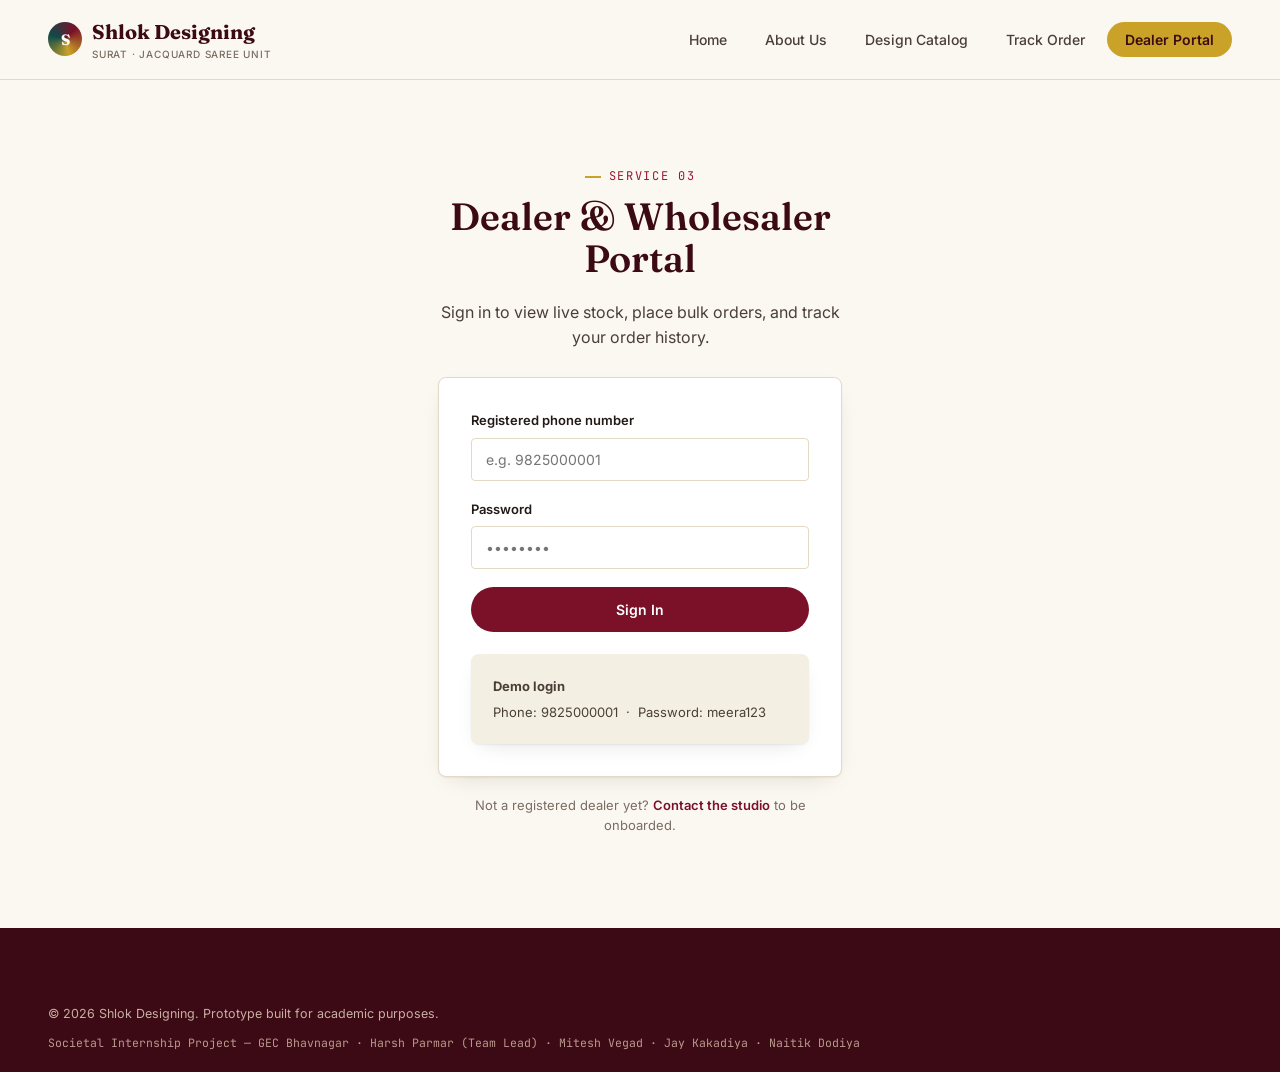
<file: dealer/login.html>
<!DOCTYPE html>
<html lang="en">
<head>
<meta charset="UTF-8">
<meta name="viewport" content="width=device-width, initial-scale=1.0">
<title>Dealer Login — Shlok Designing</title>
<link rel="stylesheet" href="../css/style.css">
</head>
<body data-page="dealer">

<header class="site-header">
  <nav class="nav">
    <a href="../index.html" class="brand">
      <span class="mark"></span>
      <span>Shlok Designing<small>Surat · Jacquard Saree Unit</small></span>
    </a>
    <ul class="nav-links">
      <li><a href="../index.html" data-page="home">Home</a></li>
      <li><a href="../about.html" data-page="about">About Us</a></li>
      <li><a href="../catalog.html" data-page="catalog">Design Catalog</a></li>
      <li><a href="../track-order.html" data-page="track">Track Order</a></li>
      <li><a href="login.html" class="nav-cta">Dealer Portal</a></li>
    </ul>
    <button class="nav-toggle" aria-label="Toggle menu"><span></span><span></span><span></span></button>
  </nav>
</header>

<section style="padding:80px 0;min-height:60vh;display:flex;align-items:center;">
  <div class="container" style="max-width:460px;">
    <div class="section-head center" style="margin-bottom:28px;">
      <span class="eyebrow">Service 03</span>
      <h2>Dealer &amp; Wholesaler Portal</h2>
      <p>Sign in to view live stock, place bulk orders, and track your order history.</p>
    </div>

    <form id="loginForm" class="card pad-lg">
      <div class="field">
        <label for="phone">Registered phone number</label>
        <input id="phone" required placeholder="e.g. 9825000001">
      </div>
      <div class="field">
        <label for="password">Password</label>
        <input id="password" type="password" required placeholder="••••••••">
      </div>
      <button type="submit" class="btn btn-primary btn-block">Sign In</button>
      <p id="loginError" class="text-sm" style="color:var(--wine-700);margin-top:12px;margin-bottom:0;display:none;">Invalid phone number or password.</p>
      <div class="card pad-md" style="margin-top:22px;background:var(--ivory-100);border:none;">
        <p class="text-sm mono" style="margin-bottom:6px;"><strong>Demo login</strong></p>
        <p class="text-sm mono" style="margin-bottom:0;">Phone: 9825000001 &nbsp;·&nbsp; Password: meera123</p>
      </div>
    </form>
    <p class="text-sm text-muted" style="text-align:center;margin-top:18px;">Not a registered dealer yet? <a href="../about.html#contact" style="color:var(--wine-700);font-weight:600;">Contact the studio</a> to be onboarded.</p>
  </div>
</section>

<footer class="site-footer">
  <div class="container">
    <div class="footer-bottom container" style="border-top:none;">
      <span>© 2026 Shlok Designing. Prototype built for academic purposes.</span>
      <span class="footer-credit">Societal Internship Project — GEC Bhavnagar · Harsh Parmar (Team Lead) · Mitesh Vegad · Jay Kakadiya · Naitik Dodiya</span>
    </div>
  </div>
</footer>

<script src="../js/data.js"></script>
<script src="../js/main.js"></script>
<script>
document.getElementById('loginForm').addEventListener('submit', function (e) {
  e.preventDefault();
  const phone = document.getElementById('phone').value.trim();
  const password = document.getElementById('password').value;
  const dealer = DB.dealerByPhone(phone);
  const errorEl = document.getElementById('loginError');

  if (dealer && dealer.password === password) {
    DB.setDealerSession(dealer);
    window.location.href = 'dashboard.html';
  } else {
    errorEl.style.display = 'block';
  }
});
</script>
</body>
</html>
</file>
<file: css/style.css>
/* ============================================================
   SHLOK DESIGNING — Design System
   Palette drawn from the unit's own material: wine-silk maroon,
   zari gold, and the teal/olive of the raw filament spools.
   ============================================================ */

@import url('https://fonts.googleapis.com/css2?family=Fraunces:ital,opsz,wght@0,9..144,400;0,9..144,500;0,9..144,600;0,9..144,700;1,9..144,500&family=Inter:wght@400;500;600;700&family=JetBrains+Mono:wght@400;500;600&display=swap');

:root{
  /* --- Color tokens --- */
  --wine-900:#3C0A14;
  --wine-800:#5A0F1E;
  --wine-700:#7A1128;
  --wine-600:#9A1834;
  --gold-500:#C9A227;
  --gold-400:#DDBB4D;
  --gold-100:#F3E7C4;
  --teal-700:#0F4A4A;
  --teal-500:#146B66;
  --ivory-50:#FBF8F1;
  --ivory-100:#F4EFE3;
  --ink-900:#211A16;
  --ink-700:#4A3F38;
  --ink-500:#7A6D63;
  --line:#E3D9C6;
  --white:#FFFFFF;

  /* --- Type --- */
  --font-display:'Fraunces', 'Georgia', serif;
  --font-body:'Inter', -apple-system, sans-serif;
  --font-mono:'JetBrains Mono', monospace;

  /* --- Layout --- */
  --maxw:1240px;
  --radius-sm:4px;
  --radius-md:8px;
  --shadow-card: 0 1px 2px rgba(33,26,22,0.06), 0 8px 24px -12px rgba(33,26,22,0.18);
}

*,*::before,*::after{box-sizing:border-box;}
html{scroll-behavior:smooth;}
body{
  margin:0;
  font-family:var(--font-body);
  color:var(--ink-900);
  background:var(--ivory-50);
  -webkit-font-smoothing:antialiased;
  line-height:1.55;
}
img{max-width:100%;display:block;}
a{color:inherit;text-decoration:none;}
h1,h2,h3,h4{font-family:var(--font-display);font-weight:600;line-height:1.12;margin:0 0 .5em;color:var(--wine-900);}
p{margin:0 0 1em;color:var(--ink-700);}
ul{margin:0;padding:0;list-style:none;}
button{font-family:inherit;cursor:pointer;}
:focus-visible{outline:3px solid var(--gold-500);outline-offset:2px;}
@media (prefers-reduced-motion: reduce){*{animation-duration:.001ms !important;transition-duration:.001ms !important;}}

.container{max-width:var(--maxw);margin:0 auto;padding:0 28px;}
.eyebrow{
  font-family:var(--font-mono);
  font-size:12px;
  letter-spacing:.14em;
  text-transform:uppercase;
  color:var(--wine-600);
  display:inline-flex;
  align-items:center;
  gap:8px;
}
.eyebrow::before{content:'';width:16px;height:2px;background:var(--gold-500);display:inline-block;}

/* ---------- Thread-strip signature motif ---------- */
.thread-strip{
  display:flex;
  height:10px;
  width:100%;
}
.thread-strip span{flex:1;}
.thread-strip .c1{background:var(--teal-700);}
.thread-strip .c2{background:var(--teal-500);}
.thread-strip .c3{background:#7C7A2E;}
.thread-strip .c4{background:var(--gold-500);}
.thread-strip .c5{background:#D97A2E;}
.thread-strip .c6{background:var(--wine-700);}
.thread-strip .c7{background:var(--gold-400);}

/* ---------- Header / Nav ---------- */
.site-header{
  position:sticky;top:0;z-index:100;
  background:rgba(251,248,241,0.92);
  backdrop-filter:blur(8px);
  border-bottom:1px solid var(--line);
}
.nav{
  display:flex;align-items:center;justify-content:space-between;
  padding:16px 28px;max-width:var(--maxw);margin:0 auto;
}
.brand{display:flex;align-items:center;gap:10px;font-family:var(--font-display);font-weight:700;font-size:20px;color:var(--wine-900);}
.brand .mark{
  width:34px;height:34px;border-radius:50%;
  background:conic-gradient(from 45deg,var(--wine-700),var(--gold-500),var(--teal-700),var(--wine-700));
  display:flex;align-items:center;justify-content:center;
  flex:none;
}
.brand .mark::after{content:'S';font-family:var(--font-display);color:var(--white);font-size:15px;font-weight:700;}
.brand small{display:block;font-family:var(--font-body);font-weight:500;font-size:10px;letter-spacing:.08em;text-transform:uppercase;color:var(--ink-500);}

.nav-links{display:flex;align-items:center;gap:6px;}
.nav-links a{
  padding:9px 16px;border-radius:999px;font-size:14px;font-weight:500;color:var(--ink-700);
  transition:background .15s, color .15s;
}
.nav-links a:hover{background:var(--ivory-100);color:var(--wine-800);}
.nav-links a.active{background:var(--wine-700);color:var(--white);}
.nav-cta{
  padding:9px 18px !important;border-radius:999px;background:var(--gold-500) !important;color:var(--wine-900) !important;font-weight:600 !important;
}
.nav-toggle{display:none;background:none;border:0;padding:6px;}
.nav-toggle span{display:block;width:22px;height:2px;background:var(--ink-900);margin:5px 0;}

@media (max-width:860px){
  .nav-toggle{display:block;}
  .nav-links{
    position:absolute;top:100%;left:0;right:0;
    background:var(--ivory-50);border-bottom:1px solid var(--line);
    flex-direction:column;align-items:stretch;padding:10px 20px 18px;gap:2px;
    display:none;
  }
  .nav-links.open{display:flex;}
  .nav-links a{padding:12px 10px;border-radius:6px;}
}

/* ---------- Buttons ---------- */
.btn{
  display:inline-flex;align-items:center;justify-content:center;gap:8px;
  padding:13px 26px;border-radius:999px;border:1px solid transparent;
  font-size:14px;font-weight:600;letter-spacing:.01em;
  transition:transform .15s ease, background .15s, border-color .15s;
}
.btn:hover{transform:translateY(-1px);}
.btn-primary{background:var(--wine-700);color:var(--white);}
.btn-primary:hover{background:var(--wine-800);}
.btn-gold{background:var(--gold-500);color:var(--wine-900);}
.btn-gold:hover{background:var(--gold-400);}
.btn-outline{background:transparent;border-color:var(--wine-700);color:var(--wine-700);}
.btn-outline:hover{background:var(--wine-700);color:var(--white);}
.btn-ghost{background:transparent;color:var(--ink-700);border-color:var(--line);}
.btn-ghost:hover{border-color:var(--wine-600);color:var(--wine-800);}
.btn-block{width:100%;}
.btn-sm{padding:9px 16px;font-size:13px;}
.btn[disabled]{opacity:.5;cursor:not-allowed;transform:none;}

/* ---------- Hero ---------- */
.hero{
  position:relative;overflow:hidden;
  background:linear-gradient(180deg,var(--ivory-50) 0%, var(--ivory-100) 100%);
  border-bottom:1px solid var(--line);
}
.hero-grid{
  max-width:var(--maxw);margin:0 auto;padding:64px 28px 0;
  display:grid;grid-template-columns:1.05fr .95fr;gap:56px;align-items:center;
}
.hero-copy h1{font-size:clamp(32px,4.2vw,54px);}
.hero-copy .lede{font-size:17px;max-width:46ch;}
.hero-actions{display:flex;gap:12px;flex-wrap:wrap;margin-top:26px;}
.hero-stats{display:flex;gap:28px;margin-top:38px;padding-top:26px;border-top:1px solid var(--line);}
.hero-stats div b{display:block;font-family:var(--font-display);font-size:24px;color:var(--wine-800);}
.hero-stats div span{font-size:12px;color:var(--ink-500);text-transform:uppercase;letter-spacing:.06em;}
.hero-media{position:relative;}
.hero-media .frame{
  border-radius:var(--radius-md);overflow:hidden;box-shadow:var(--shadow-card);
  border:1px solid var(--line);aspect-ratio:4/5;
}
.hero-media .frame img{width:100%;height:100%;object-fit:cover;}
.hero-media .tag{
  position:absolute;bottom:-18px;left:-18px;background:var(--white);
  border:1px solid var(--line);border-radius:var(--radius-md);
  padding:14px 18px;box-shadow:var(--shadow-card);font-family:var(--font-mono);font-size:12px;
  display:flex;align-items:center;gap:10px;
}
.hero-media .tag .dot{width:8px;height:8px;border-radius:50%;background:var(--teal-500);}
@media (max-width:860px){
  .hero-grid{grid-template-columns:1fr;padding-top:40px;}
  .hero-media{order:-1;max-width:340px;margin:0 auto;}
}

/* ---------- Sections ---------- */
section{padding:76px 0;}
.section-head{max-width:640px;margin:0 0 44px;}
.section-head.center{margin-left:auto;margin-right:auto;text-align:center;}
.section-head h2{font-size:clamp(26px,3vw,38px);margin-top:10px;}

.bg-ivory{background:var(--ivory-100);}
.bg-wine{background:var(--wine-900);}
.bg-wine h2,.bg-wine h3,.bg-wine .eyebrow{color:var(--white);}
.bg-wine .eyebrow::before{background:var(--gold-500);}
.bg-wine p{color:#E9D9CE;}

/* ---------- Service cards ---------- */
.services-grid{display:grid;grid-template-columns:repeat(4,1fr);gap:20px;}
@media (max-width:980px){.services-grid{grid-template-columns:1fr 1fr;}}
@media (max-width:600px){.services-grid{grid-template-columns:1fr;}}
.service-card{
  background:var(--white);border:1px solid var(--line);border-radius:var(--radius-md);
  padding:28px 24px;box-shadow:var(--shadow-card);
  display:flex;flex-direction:column;gap:14px;
  transition:transform .18s ease, border-color .18s;
}
.service-card:hover{transform:translateY(-4px);border-color:var(--gold-500);}
.service-card .icon{
  width:44px;height:44px;border-radius:10px;background:var(--wine-900);
  display:flex;align-items:center;justify-content:center;color:var(--gold-400);
}
.service-card .icon svg{width:22px;height:22px;}
.service-card h3{font-size:18px;margin-bottom:2px;}
.service-card p{font-size:14px;margin-bottom:6px;}
.service-card .link{font-family:var(--font-mono);font-size:12px;color:var(--wine-700);font-weight:600;display:inline-flex;gap:6px;align-items:center;}
.service-card .link svg{width:13px;height:13px;transition:transform .15s;}
.service-card:hover .link svg{transform:translateX(3px);}

/* ---------- Process steps ---------- */
.process-rail{display:grid;grid-template-columns:repeat(5,1fr);gap:0;position:relative;}
.process-rail::before{
  content:'';position:absolute;top:19px;left:5%;right:5%;height:2px;
  background:repeating-linear-gradient(90deg,var(--gold-500) 0 8px, transparent 8px 16px);
}
.process-step{position:relative;padding-top:0;text-align:center;padding:0 10px;}
.process-step .node{
  width:40px;height:40px;border-radius:50%;background:var(--ivory-50);border:2px solid var(--wine-700);
  display:flex;align-items:center;justify-content:center;margin:0 auto 16px;position:relative;z-index:2;
  font-family:var(--font-mono);font-size:13px;color:var(--wine-700);font-weight:600;
}
.process-step h4{font-size:14.5px;margin-bottom:4px;}
.process-step p{font-size:12.5px;}
@media (max-width:860px){
  .process-rail{grid-template-columns:1fr;gap:28px;}
  .process-rail::before{display:none;}
}

/* ---------- Cards / generic ---------- */
.card{background:var(--white);border:1px solid var(--line);border-radius:var(--radius-md);box-shadow:var(--shadow-card);}
.pad-lg{padding:32px;}
.pad-md{padding:22px;}

/* ---------- Footer ---------- */
.site-footer{background:var(--wine-900);color:#E9D9CE;padding:56px 0 0;}
.footer-grid{display:grid;grid-template-columns:1.4fr 1fr 1fr 1fr;gap:40px;padding-bottom:40px;}
.footer-grid h5{color:var(--gold-400);font-family:var(--font-mono);font-size:12px;letter-spacing:.1em;text-transform:uppercase;margin-bottom:16px;}
.footer-grid a{display:block;padding:5px 0;font-size:14px;color:#E9D9CE;opacity:.85;}
.footer-grid a:hover{opacity:1;color:var(--gold-400);}
.footer-brand p{color:#CBB6AC;font-size:13.5px;max-width:32ch;}
.footer-bottom{
  border-top:1px solid rgba(255,255,255,.12);padding:20px 0;
  display:flex;justify-content:space-between;align-items:center;flex-wrap:wrap;gap:10px;
  font-size:12.5px;color:#C9AFA3;
}
.footer-credit{font-family:var(--font-mono);font-size:11.5px;color:#B99A8D;}
@media (max-width:760px){.footer-grid{grid-template-columns:1fr 1fr;}}

/* ---------- Forms ---------- */
.field{margin-bottom:18px;}
.field label{display:block;font-size:13px;font-weight:600;margin-bottom:7px;color:var(--ink-900);}
.field .hint{font-size:12px;color:var(--ink-500);margin-top:5px;}
.field input,.field select,.field textarea{
  width:100%;padding:12px 14px;border:1px solid var(--line);border-radius:var(--radius-sm);
  font-family:var(--font-body);font-size:14px;background:var(--white);color:var(--ink-900);
  transition:border-color .15s;
}
.field input:focus,.field select:focus,.field textarea:focus{border-color:var(--wine-600);}
.field-row{display:grid;grid-template-columns:1fr 1fr;gap:16px;}
@media (max-width:600px){.field-row{grid-template-columns:1fr;}}

/* ---------- Badges / status ---------- */
.badge{display:inline-flex;align-items:center;gap:6px;padding:4px 11px;border-radius:999px;font-size:11.5px;font-weight:600;font-family:var(--font-mono);}
.badge::before{content:'';width:6px;height:6px;border-radius:50%;}
.badge-pending{background:#FBF0DA;color:#8A5A00;}
.badge-pending::before{background:#C9860A;}
.badge-progress{background:#DCEAF0;color:#0F5C6B;}
.badge-progress::before{background:#1E8FA6;}
.badge-done{background:#DEEFDD;color:#1E6B36;}
.badge-done::before{background:#2E9E4F;}
.badge-hold{background:#F6DEDD;color:#8B2A24;}
.badge-hold::before{background:#B5423B;}

/* ---------- Tables ---------- */
.table-wrap{overflow-x:auto;border:1px solid var(--line);border-radius:var(--radius-md);background:var(--white);}
table{width:100%;border-collapse:collapse;font-size:13.5px;min-width:600px;}
thead th{
  text-align:left;font-family:var(--font-mono);font-size:11px;letter-spacing:.06em;text-transform:uppercase;
  color:var(--ink-500);padding:13px 16px;background:var(--ivory-100);border-bottom:1px solid var(--line);
}
tbody td{padding:13px 16px;border-bottom:1px solid var(--line);color:var(--ink-700);}
tbody tr:last-child td{border-bottom:0;}
tbody tr:hover{background:var(--ivory-50);}
td.mono,th.mono{font-family:var(--font-mono);}

/* ---------- Utility ---------- */
.flex{display:flex;}
.between{justify-content:space-between;}
.center-v{align-items:center;}
.gap-8{gap:8px;}
.gap-12{gap:12px;}
.gap-16{gap:16px;}
.mt-0{margin-top:0;}
.text-sm{font-size:13px;}
.text-muted{color:var(--ink-500);}
.stat-tile{background:var(--white);border:1px solid var(--line);border-radius:var(--radius-md);padding:20px 22px;}
.stat-tile b{display:block;font-family:var(--font-display);font-size:28px;color:var(--wine-800);}
.stat-tile span{font-size:12px;color:var(--ink-500);text-transform:uppercase;letter-spacing:.05em;}
.stats-row{display:grid;grid-template-columns:repeat(4,1fr);gap:16px;}
@media (max-width:860px){.stats-row{grid-template-columns:1fr 1fr;}}

.page-hero{
  background:var(--wine-900);color:var(--white);padding:52px 0;
  position:relative;overflow:hidden;
}
.page-hero .eyebrow{color:var(--gold-400);}
.page-hero .eyebrow::before{background:var(--gold-400);}
.page-hero h1{color:var(--white);font-size:clamp(28px,3.6vw,42px);margin-bottom:8px;}
.page-hero p{color:#E9D9CE;max-width:56ch;}

.toast{
  position:fixed;bottom:24px;right:24px;background:var(--wine-900);color:var(--white);
  padding:14px 20px;border-radius:var(--radius-sm);box-shadow:var(--shadow-card);
  font-size:13.5px;z-index:999;display:flex;align-items:center;gap:10px;
  transform:translateY(20px);opacity:0;pointer-events:none;transition:all .25s ease;
}
.toast.show{transform:translateY(0);opacity:1;}
.toast .dot{width:8px;height:8px;border-radius:50%;background:var(--gold-400);}

.empty-state{text-align:center;padding:48px 24px;color:var(--ink-500);}
.empty-state svg{width:40px;height:40px;margin:0 auto 14px;color:var(--line);}
</file>
